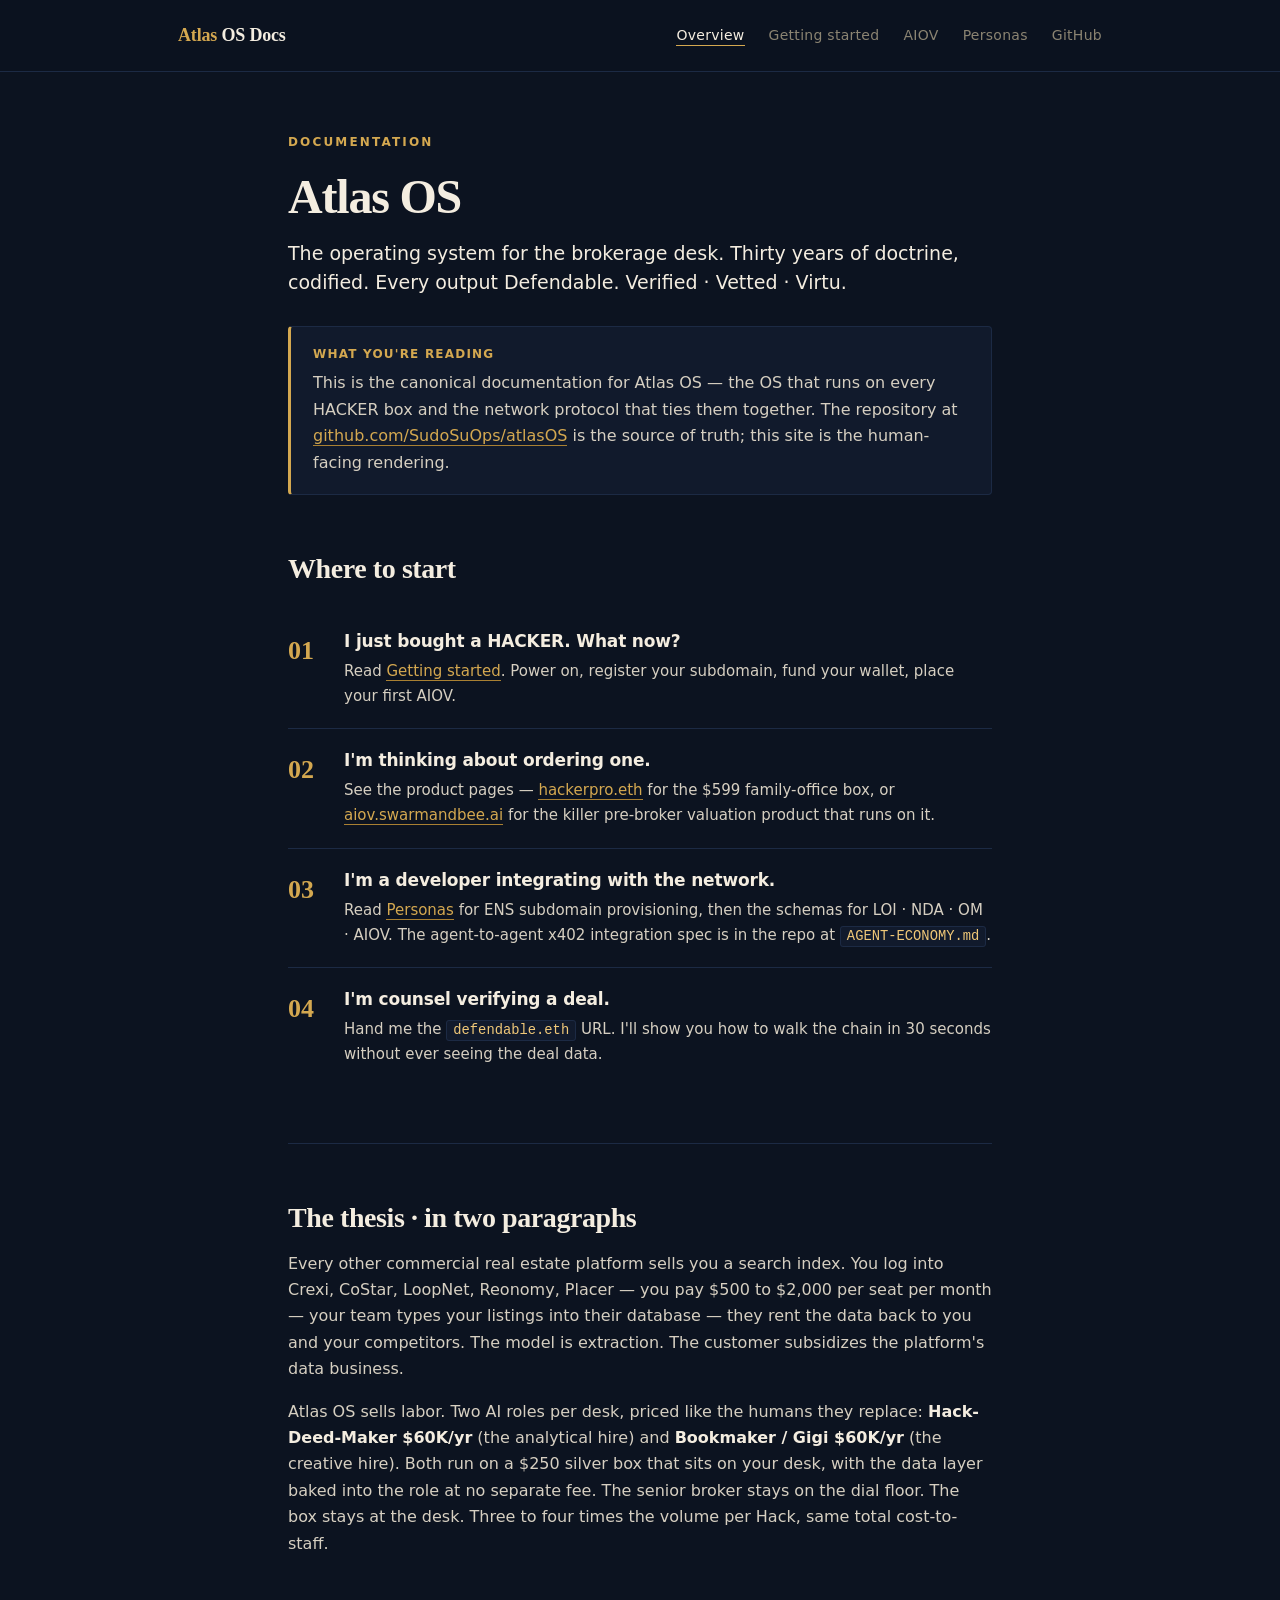
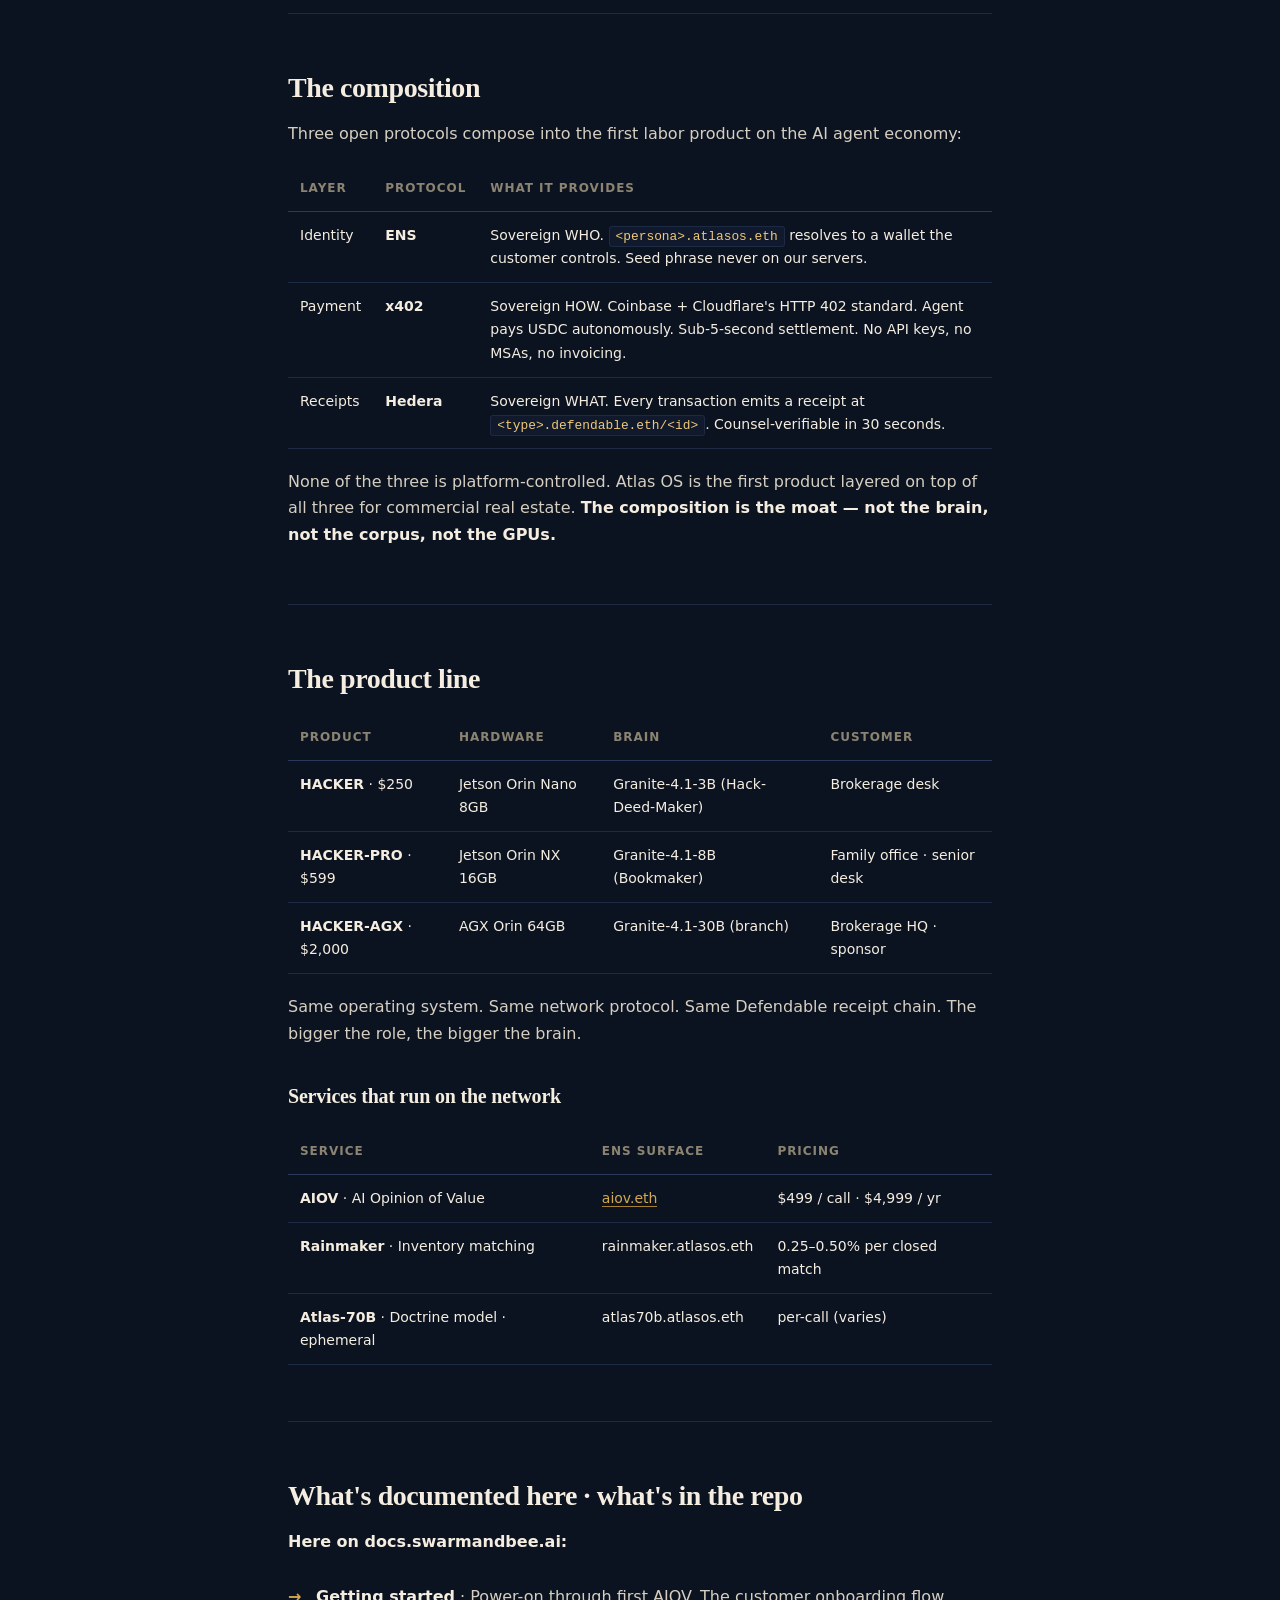
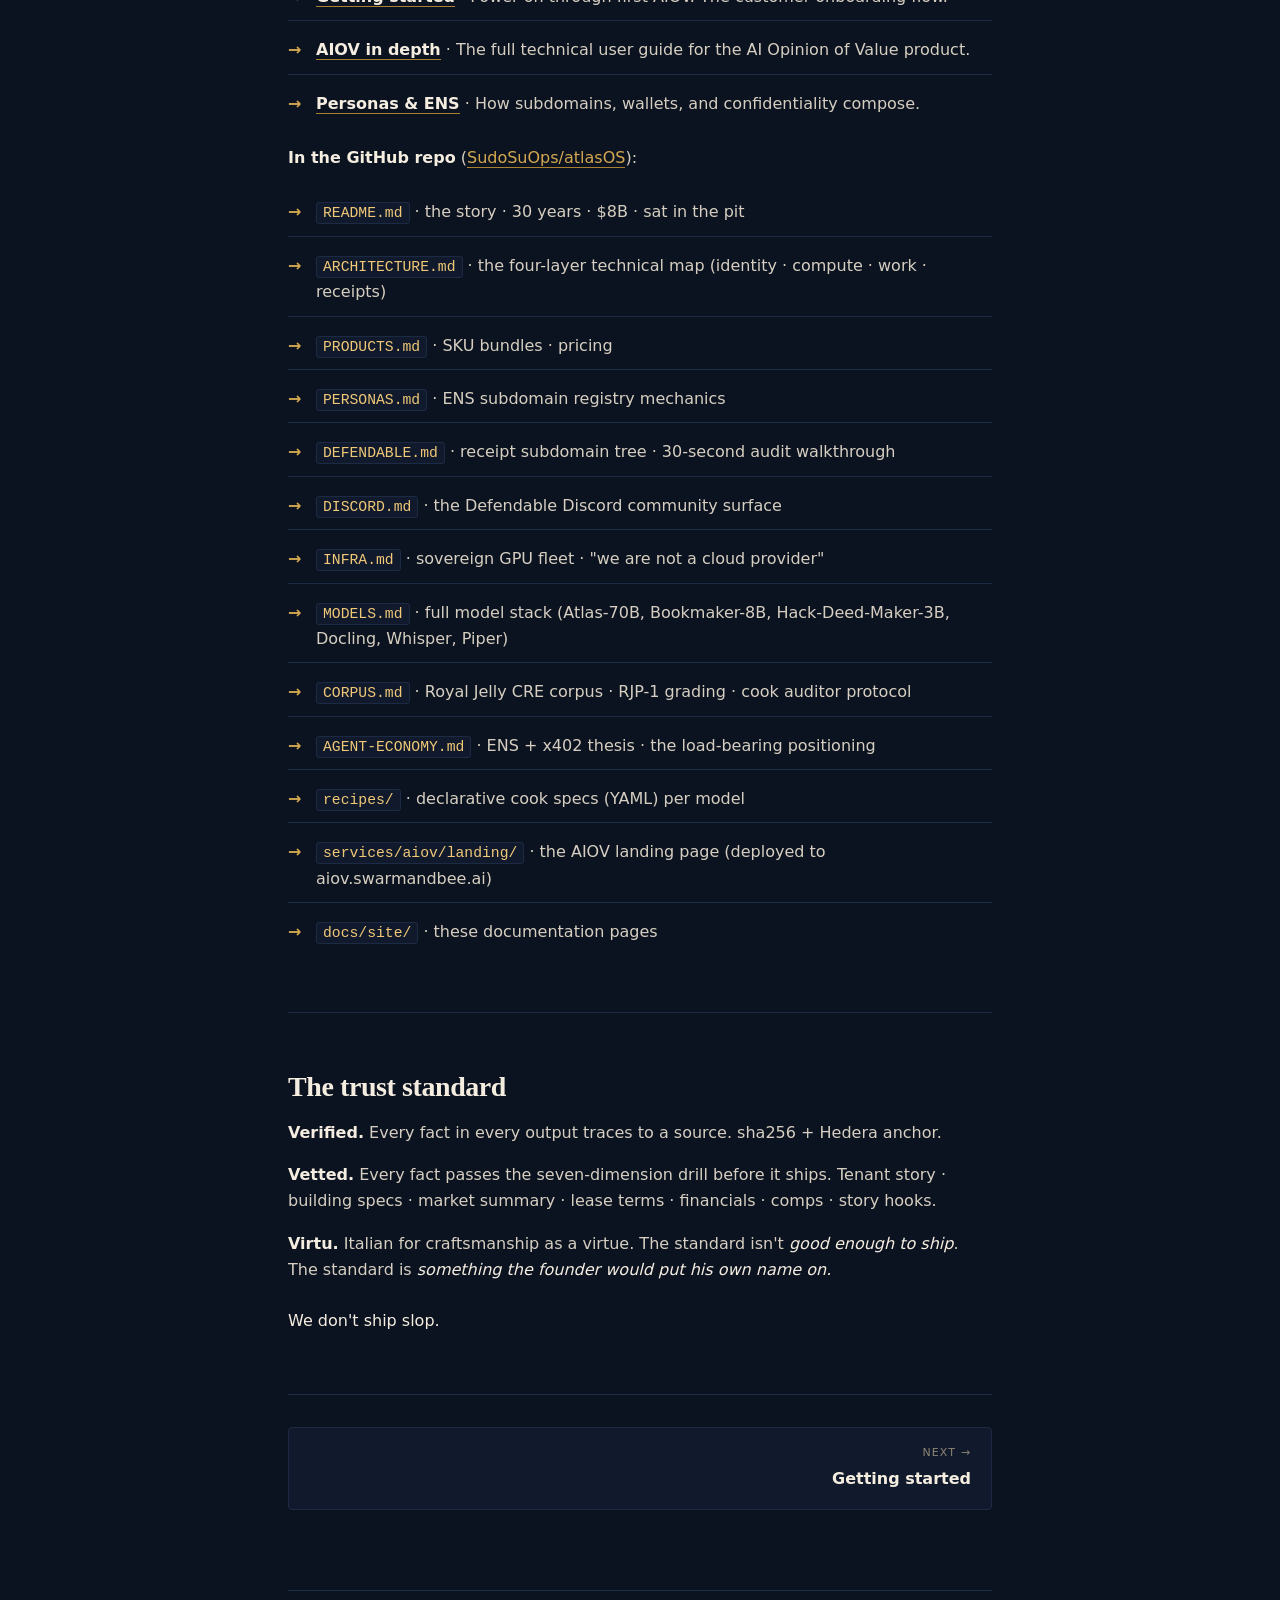
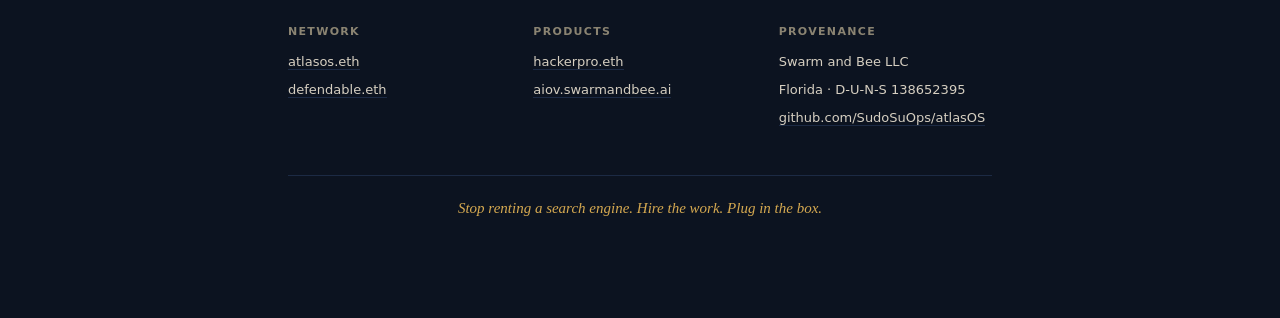
<file: docs/site/index.html>
<!doctype html>
<html lang="en">
<head>
<meta charset="utf-8">
<meta name="viewport" content="width=device-width,initial-scale=1">
<title>Atlas OS · Documentation</title>
<meta name="description" content="Atlas OS documentation. The operating system for the brokerage desk. Sovereign by composition. From Swarm and Bee LLC.">
<link rel="canonical" href="https://docs.swarmandbee.ai/">
<link rel="stylesheet" href="_shared.css">
</head>
<body>

<nav class="top">
  <div class="shell row">
    <a class="brand" href="./"><span class="accent">Atlas</span> OS Docs</a>
    <ul>
      <li><a class="link active" href="./">Overview</a></li>
      <li><a class="link" href="./getting-started.html">Getting started</a></li>
      <li><a class="link" href="./aiov.html">AIOV</a></li>
      <li><a class="link" href="./personas.html">Personas</a></li>
      <li><a class="link" href="https://github.com/SudoSuOps/atlasOS">GitHub</a></li>
    </ul>
  </div>
</nav>

<main>

<span class="eyebrow">Documentation</span>
<h1>Atlas OS</h1>
<p class="lead">The operating system for the brokerage desk. Thirty years of doctrine, codified. Every output Defendable. Verified · Vetted · Virtu.</p>

<div class="callout">
  <strong>What you're reading</strong>
  <p>This is the canonical documentation for Atlas OS — the OS that runs on every HACKER box and the network protocol that ties them together. The repository at <a href="https://github.com/SudoSuOps/atlasOS">github.com/SudoSuOps/atlasOS</a> is the source of truth; this site is the human-facing rendering.</p>
</div>

<h2>Where to start</h2>

<div class="steps">
  <div class="step">
    <h3>I just bought a HACKER. What now?</h3>
    <p>Read <a href="./getting-started.html">Getting started</a>. Power on, register your subdomain, fund your wallet, place your first AIOV.</p>
  </div>
  <div class="step">
    <h3>I'm thinking about ordering one.</h3>
    <p>See the product pages — <a href="https://hackerpro.eth.link">hackerpro.eth</a> for the $599 family-office box, or <a href="https://aiov.swarmandbee.ai">aiov.swarmandbee.ai</a> for the killer pre-broker valuation product that runs on it.</p>
  </div>
  <div class="step">
    <h3>I'm a developer integrating with the network.</h3>
    <p>Read <a href="./personas.html">Personas</a> for ENS subdomain provisioning, then the schemas for LOI · NDA · OM · AIOV. The agent-to-agent x402 integration spec is in the repo at <code>AGENT-ECONOMY.md</code>.</p>
  </div>
  <div class="step">
    <h3>I'm counsel verifying a deal.</h3>
    <p>Hand me the <code>defendable.eth</code> URL. I'll show you how to walk the chain in 30 seconds without ever seeing the deal data.</p>
  </div>
</div>

<hr class="rule">

<h2>The thesis · in two paragraphs</h2>

<p>Every other commercial real estate platform sells you a search index. You log into Crexi, CoStar, LoopNet, Reonomy, Placer — you pay $500 to $2,000 per seat per month — your team types your listings into their database — they rent the data back to you and your competitors. The model is extraction. The customer subsidizes the platform's data business.</p>

<p>Atlas OS sells labor. Two AI roles per desk, priced like the humans they replace: <strong>Hack-Deed-Maker $60K/yr</strong> (the analytical hire) and <strong>Bookmaker / Gigi $60K/yr</strong> (the creative hire). Both run on a $250 silver box that sits on your desk, with the data layer baked into the role at no separate fee. The senior broker stays on the dial floor. The box stays at the desk. Three to four times the volume per Hack, same total cost-to-staff.</p>

<hr class="rule">

<h2>The composition</h2>

<p>Three open protocols compose into the first labor product on the AI agent economy:</p>

<table>
  <thead><tr><th>Layer</th><th>Protocol</th><th>What it provides</th></tr></thead>
  <tbody>
    <tr><td>Identity</td><td><strong>ENS</strong></td><td>Sovereign WHO. <code>&lt;persona&gt;.atlasos.eth</code> resolves to a wallet the customer controls. Seed phrase never on our servers.</td></tr>
    <tr><td>Payment</td><td><strong>x402</strong></td><td>Sovereign HOW. Coinbase + Cloudflare's HTTP 402 standard. Agent pays USDC autonomously. Sub-5-second settlement. No API keys, no MSAs, no invoicing.</td></tr>
    <tr><td>Receipts</td><td><strong>Hedera</strong></td><td>Sovereign WHAT. Every transaction emits a receipt at <code>&lt;type&gt;.defendable.eth/&lt;id&gt;</code>. Counsel-verifiable in 30 seconds.</td></tr>
  </tbody>
</table>

<p>None of the three is platform-controlled. Atlas OS is the first product layered on top of all three for commercial real estate. <strong>The composition is the moat — not the brain, not the corpus, not the GPUs.</strong></p>

<hr class="rule">

<h2>The product line</h2>

<table>
  <thead><tr><th>Product</th><th>Hardware</th><th>Brain</th><th>Customer</th></tr></thead>
  <tbody>
    <tr><td><strong>HACKER</strong> · $250</td><td>Jetson Orin Nano 8GB</td><td>Granite-4.1-3B (Hack-Deed-Maker)</td><td>Brokerage desk</td></tr>
    <tr><td><strong>HACKER-PRO</strong> · $599</td><td>Jetson Orin NX 16GB</td><td>Granite-4.1-8B (Bookmaker)</td><td>Family office · senior desk</td></tr>
    <tr><td><strong>HACKER-AGX</strong> · $2,000</td><td>AGX Orin 64GB</td><td>Granite-4.1-30B (branch)</td><td>Brokerage HQ · sponsor</td></tr>
  </tbody>
</table>

<p>Same operating system. Same network protocol. Same Defendable receipt chain. The bigger the role, the bigger the brain.</p>

<h3>Services that run on the network</h3>

<table>
  <thead><tr><th>Service</th><th>ENS surface</th><th>Pricing</th></tr></thead>
  <tbody>
    <tr><td><strong>AIOV</strong> · AI Opinion of Value</td><td><a href="https://aiov.swarmandbee.ai">aiov.eth</a></td><td>$499 / call · $4,999 / yr</td></tr>
    <tr><td><strong>Rainmaker</strong> · Inventory matching</td><td>rainmaker.atlasos.eth</td><td>0.25–0.50% per closed match</td></tr>
    <tr><td><strong>Atlas-70B</strong> · Doctrine model · ephemeral</td><td>atlas70b.atlasos.eth</td><td>per-call (varies)</td></tr>
  </tbody>
</table>

<hr class="rule">

<h2>What's documented here · what's in the repo</h2>

<p><strong>Here on docs.swarmandbee.ai:</strong></p>
<ul class="discipline">
  <li><a href="./getting-started.html"><strong>Getting started</strong></a> · Power-on through first AIOV. The customer onboarding flow.</li>
  <li><a href="./aiov.html"><strong>AIOV in depth</strong></a> · The full technical user guide for the AI Opinion of Value product.</li>
  <li><a href="./personas.html"><strong>Personas &amp; ENS</strong></a> · How subdomains, wallets, and confidentiality compose.</li>
</ul>

<p><strong>In the GitHub repo</strong> (<a href="https://github.com/SudoSuOps/atlasOS">SudoSuOps/atlasOS</a>):</p>
<ul class="discipline">
  <li><code>README.md</code> · the story · 30 years · $8B · sat in the pit</li>
  <li><code>ARCHITECTURE.md</code> · the four-layer technical map (identity · compute · work · receipts)</li>
  <li><code>PRODUCTS.md</code> · SKU bundles · pricing</li>
  <li><code>PERSONAS.md</code> · ENS subdomain registry mechanics</li>
  <li><code>DEFENDABLE.md</code> · receipt subdomain tree · 30-second audit walkthrough</li>
  <li><code>DISCORD.md</code> · the Defendable Discord community surface</li>
  <li><code>INFRA.md</code> · sovereign GPU fleet · "we are not a cloud provider"</li>
  <li><code>MODELS.md</code> · full model stack (Atlas-70B, Bookmaker-8B, Hack-Deed-Maker-3B, Docling, Whisper, Piper)</li>
  <li><code>CORPUS.md</code> · Royal Jelly CRE corpus · RJP-1 grading · cook auditor protocol</li>
  <li><code>AGENT-ECONOMY.md</code> · ENS + x402 thesis · the load-bearing positioning</li>
  <li><code>recipes/</code> · declarative cook specs (YAML) per model</li>
  <li><code>services/aiov/landing/</code> · the AIOV landing page (deployed to aiov.swarmandbee.ai)</li>
  <li><code>docs/site/</code> · these documentation pages</li>
</ul>

<hr class="rule">

<h2>The trust standard</h2>

<p><strong>Verified.</strong> Every fact in every output traces to a source. sha256 + Hedera anchor.</p>
<p><strong>Vetted.</strong> Every fact passes the seven-dimension drill before it ships. Tenant story · building specs · market summary · lease terms · financials · comps · story hooks.</p>
<p><strong>Virtu.</strong> Italian for craftsmanship as a virtue. The standard isn't <em>good enough to ship</em>. The standard is <em>something the founder would put his own name on.</em></p>

<p style="margin-top:24px;color:var(--ink);">We don't ship slop.</p>

<div class="pager">
  <a class="next" href="./getting-started.html">
    <small>Next →</small>
    <strong>Getting started</strong>
  </a>
</div>

<footer>
  <div class="grid">
    <div>
      <h4>Network</h4>
      <ul>
        <li><a href="https://atlasos.eth.link">atlasos.eth</a></li>
        <li><a href="https://defendable.eth.link">defendable.eth</a></li>
      </ul>
    </div>
    <div>
      <h4>Products</h4>
      <ul>
        <li><a href="https://hackerpro.eth.link">hackerpro.eth</a></li>
        <li><a href="https://aiov.swarmandbee.ai">aiov.swarmandbee.ai</a></li>
      </ul>
    </div>
    <div>
      <h4>Provenance</h4>
      <ul>
        <li>Swarm and Bee LLC</li>
        <li>Florida · D-U-N-S 138652395</li>
        <li><a href="https://github.com/SudoSuOps/atlasOS">github.com/SudoSuOps/atlasOS</a></li>
      </ul>
    </div>
  </div>
  <p class="closing">Stop renting a search engine. Hire the work. Plug in the box.</p>
</footer>

</main>
</body>
</html>
</file>
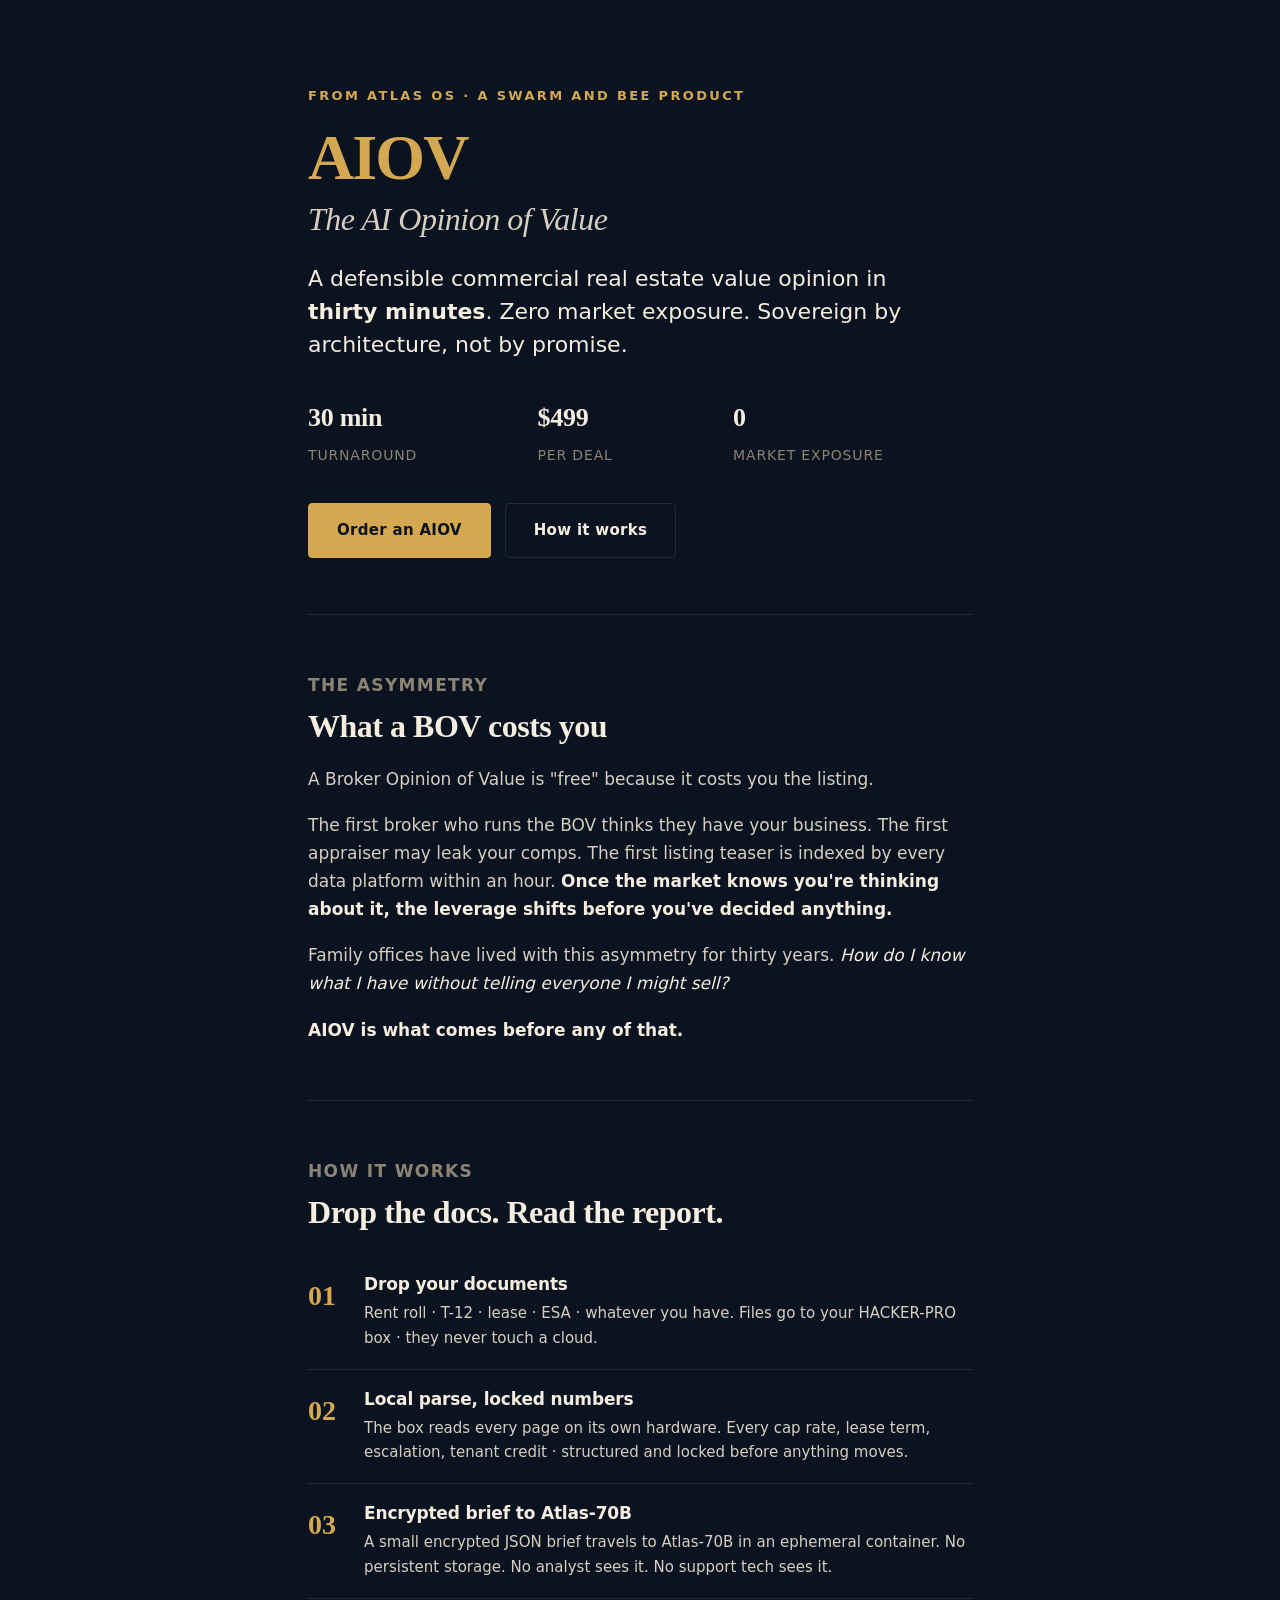
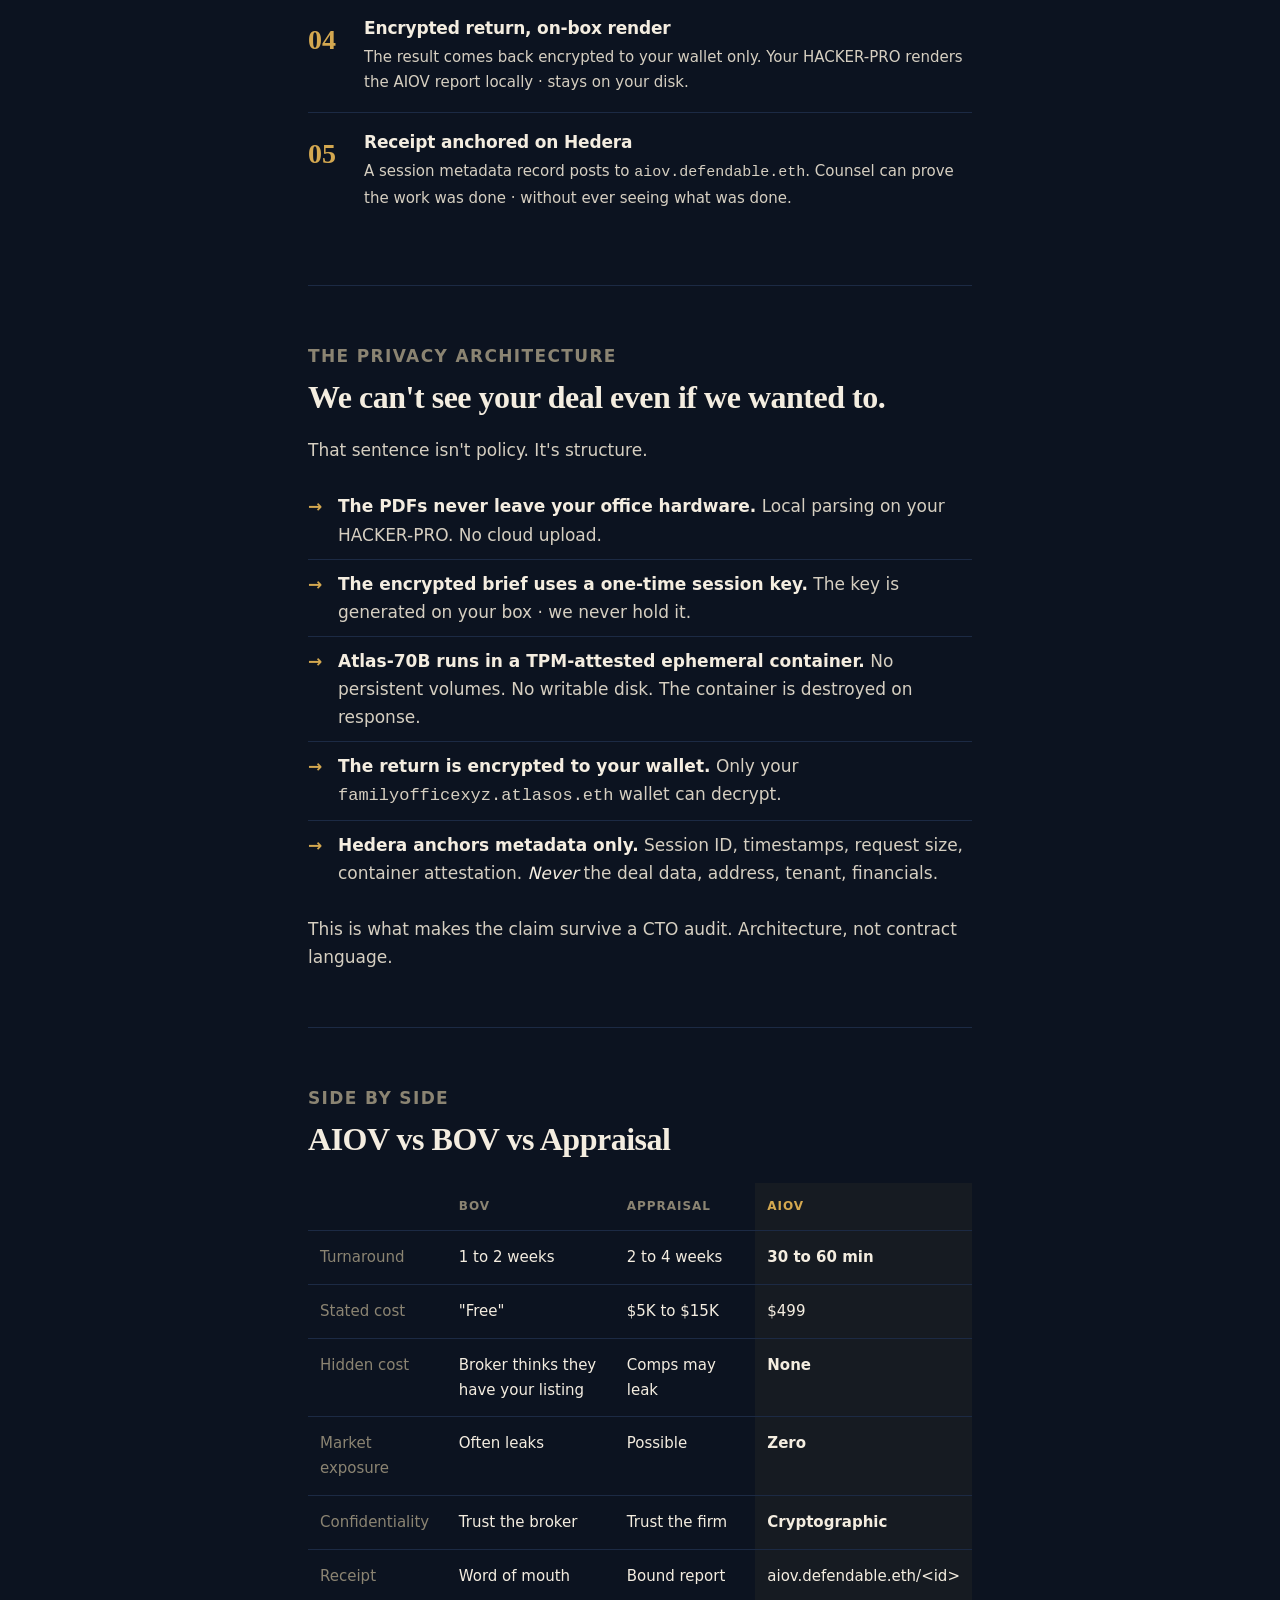
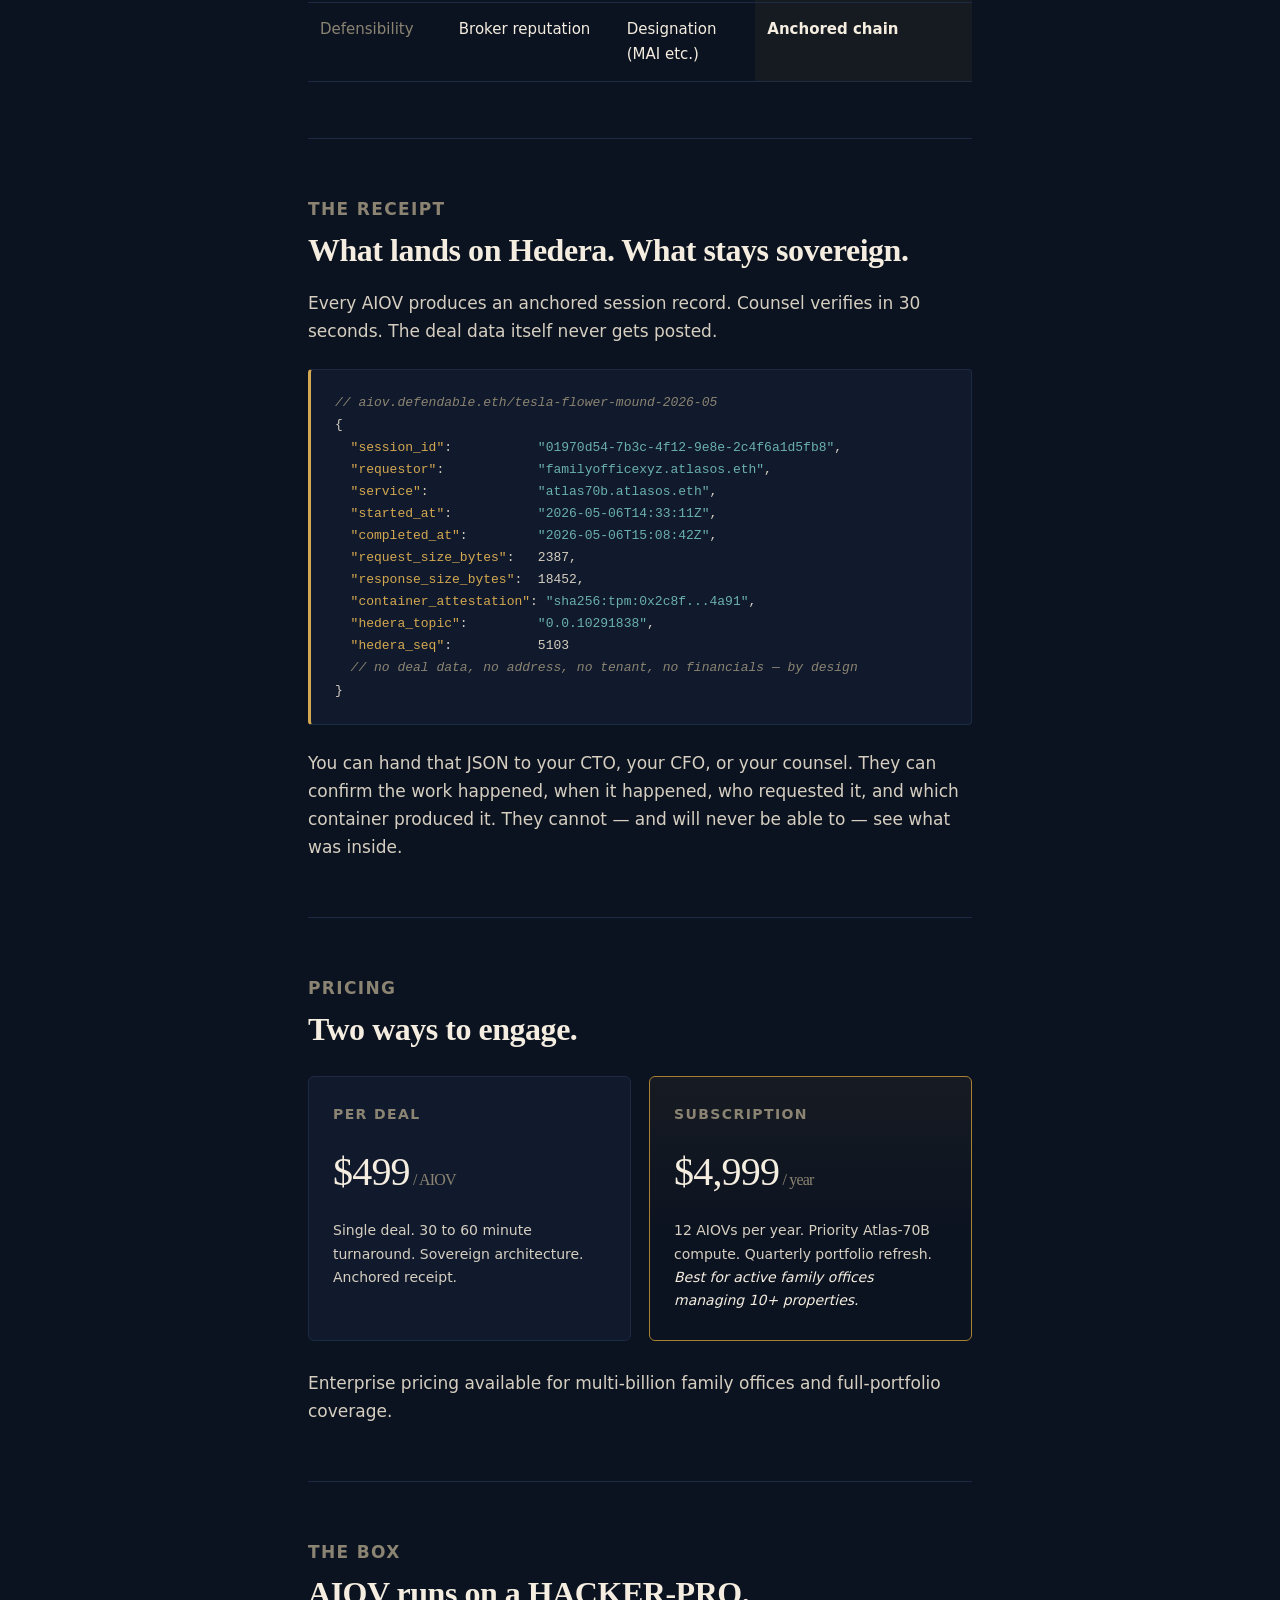
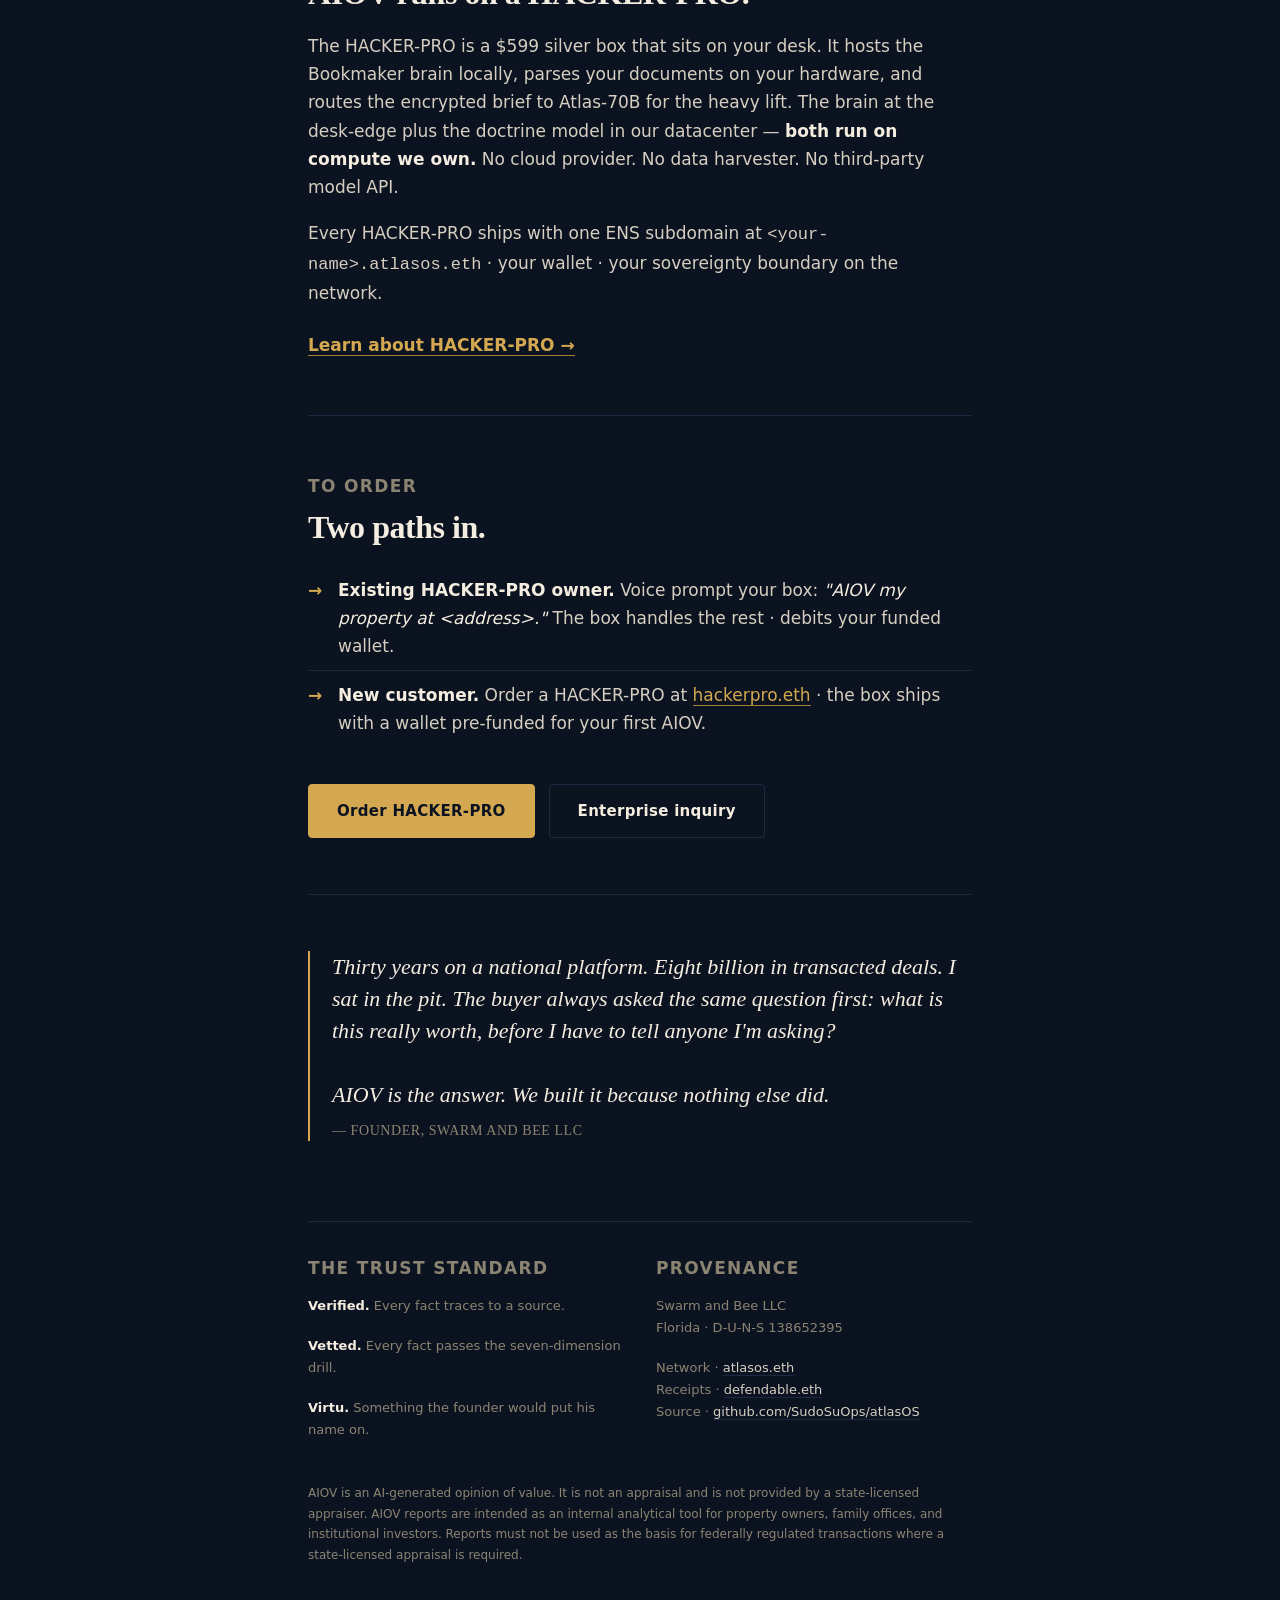
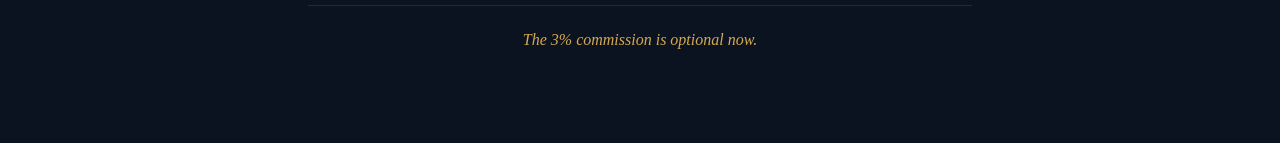
<file: services/aiov/landing/index.html>
<!doctype html>
<html lang="en">
<head>
<meta charset="utf-8">
<meta name="viewport" content="width=device-width,initial-scale=1">
<title>AIOV · The AI Opinion of Value</title>

<meta name="description" content="A defensible commercial real estate value opinion in 30 minutes. Zero market exposure. Sovereign by architecture, not by promise. $499 per deal. From Swarm and Bee LLC.">
<meta name="author" content="Swarm and Bee LLC">
<link rel="canonical" href="https://aiov.swarmandbee.ai/">

<meta property="og:title" content="AIOV · The AI Opinion of Value">
<meta property="og:description" content="Get a defensible value before you call a broker. 30 minutes. $499. Zero market exposure. We can't see your deal even if we wanted to.">
<meta property="og:url" content="https://aiov.swarmandbee.ai/">
<meta property="og:type" content="website">
<meta property="og:site_name" content="AIOV by Atlas OS">

<meta name="twitter:card" content="summary_large_image">
<meta name="twitter:title" content="AIOV · The AI Opinion of Value">
<meta name="twitter:description" content="A defensible CRE value opinion in 30 minutes. Sovereign by architecture.">

<script type="application/ld+json">
{
  "@context": "https://schema.org",
  "@type": "Service",
  "name": "AIOV — AI Opinion of Value",
  "description": "Defensible commercial real estate value opinion delivered in 30 minutes via sovereign, ephemeral inference. Zero market exposure. $499 per deal.",
  "provider": {
    "@type": "Organization",
    "name": "Swarm and Bee LLC",
    "alternateName": "Swarm & Bee",
    "url": "https://swarmandbee.ai",
    "identifier": "DUNS:138652395"
  },
  "areaServed": "United States",
  "audience": {
    "@type": "Audience",
    "audienceType": "Family Offices, Institutional Real Estate Buyers, Sponsors"
  },
  "offers": {
    "@type": "AggregateOffer",
    "priceCurrency": "USD",
    "lowPrice": "499",
    "highPrice": "4999",
    "offerCount": "2"
  }
}
</script>

<style>
  :root {
    --bg:        #0c1320;
    --bg-2:     #111a2c;
    --rule:     #1c2a44;
    --ink:       #f4ede0;
    --ink-2:     #d6cfc1;
    --ink-mute:  #8b8472;
    --accent:    #d4a850;
    --accent-2:  #a98032;
    --teal:      #6ab1ad;
  }
  *,*::before,*::after { box-sizing: border-box; }
  html { background: var(--bg); }
  body {
    margin: 0;
    background: var(--bg);
    color: var(--ink);
    font: 17px/1.65 -apple-system,BlinkMacSystemFont,"Segoe UI",Roboto,system-ui,sans-serif;
    -webkit-font-smoothing: antialiased;
    -moz-osx-font-smoothing: grayscale;
    text-rendering: optimizeLegibility;
  }
  .wrap { max-width: 720px; margin: 0 auto; padding: 56px 28px 80px; }
  hr.rule {
    border: 0;
    border-top: 1px solid var(--rule);
    margin: 56px 0;
  }
  h1, h2, h3, h4 {
    font-family: "Iowan Old Style","Palatino Linotype","Book Antiqua",Palatino,Georgia,serif;
    font-weight: 600;
    color: var(--ink);
    letter-spacing: -0.01em;
  }
  h1 { font-size: 64px; line-height: 1.05; margin: 0 0 8px; letter-spacing: -0.03em; }
  h2 { font-size: 32px; line-height: 1.2;  margin: 0 0 20px; letter-spacing: -0.015em; }
  h3 { font-size: 22px; line-height: 1.3;  margin: 0 0 12px; }
  h4 { font-size: 17px; font-family: -apple-system,system-ui,sans-serif; font-weight: 600; text-transform: uppercase; letter-spacing: 0.08em; color: var(--ink-mute); margin: 0 0 8px; }
  p  { margin: 0 0 18px; color: var(--ink-2); }
  strong { color: var(--ink); font-weight: 600; }
  em { color: var(--ink); font-style: italic; }
  a { color: var(--accent); text-decoration: none; border-bottom: 1px solid var(--accent-2); }
  a:hover { color: var(--ink); border-bottom-color: var(--ink); }
  blockquote {
    margin: 32px 0;
    padding: 0 0 0 22px;
    border-left: 2px solid var(--accent);
    font-family: "Iowan Old Style",Georgia,serif;
    font-style: italic;
    font-size: 22px;
    line-height: 1.45;
    color: var(--ink);
  }
  blockquote cite { display: block; margin-top: 10px; font-size: 14px; font-style: normal; color: var(--ink-mute); letter-spacing: 0.04em; text-transform: uppercase; }

  /* Hero */
  .hero { padding-top: 24px; }
  .eyebrow {
    display: inline-block;
    font-size: 13px;
    letter-spacing: 0.18em;
    text-transform: uppercase;
    color: var(--accent);
    margin-bottom: 18px;
    font-weight: 600;
  }
  .hero h1 .acronym { color: var(--accent); }
  .hero p.lead {
    font-size: 22px;
    line-height: 1.5;
    color: var(--ink);
    margin: 24px 0 0;
    max-width: 600px;
  }
  .hero .stats {
    margin-top: 36px;
    display: grid;
    grid-template-columns: repeat(3, auto);
    gap: 32px;
    color: var(--ink-mute);
    font-size: 14px;
    letter-spacing: 0.06em;
    text-transform: uppercase;
  }
  .hero .stats strong { display: block; color: var(--ink); font-family: "Iowan Old Style",Georgia,serif; font-size: 26px; letter-spacing: -0.01em; text-transform: none; margin-bottom: 4px; }

  /* Comparison table */
  table.compare {
    width: 100%;
    border-collapse: collapse;
    margin: 24px 0 8px;
    font-size: 15px;
  }
  table.compare th, table.compare td {
    text-align: left;
    padding: 14px 12px;
    border-bottom: 1px solid var(--rule);
    vertical-align: top;
  }
  table.compare th {
    font-family: -apple-system,system-ui,sans-serif;
    font-size: 12px;
    font-weight: 600;
    text-transform: uppercase;
    letter-spacing: 0.08em;
    color: var(--ink-mute);
  }
  table.compare th.aiov-col, table.compare td.aiov-col {
    background: rgba(212, 168, 80, 0.05);
  }
  table.compare th.aiov-col { color: var(--accent); }
  table.compare td:first-child { color: var(--ink-mute); }
  table.compare td.kill { color: var(--ink); font-weight: 600; }

  /* Receipt block */
  pre.receipt {
    background: var(--bg-2);
    border: 1px solid var(--rule);
    border-left: 3px solid var(--accent);
    padding: 22px 24px;
    border-radius: 4px;
    overflow-x: auto;
    font: 13px/1.7 ui-monospace,SFMono-Regular,Menlo,Monaco,"Cascadia Mono",Consolas,monospace;
    color: var(--ink-2);
    margin: 24px 0;
  }
  pre.receipt .key { color: var(--accent); }
  pre.receipt .str { color: var(--teal); }
  pre.receipt .com { color: var(--ink-mute); font-style: italic; }

  /* Pricing */
  .pricing { display: grid; grid-template-columns: 1fr 1fr; gap: 18px; margin: 28px 0; }
  .price-card {
    background: var(--bg-2);
    border: 1px solid var(--rule);
    border-radius: 6px;
    padding: 28px 24px;
  }
  .price-card.featured { border-color: var(--accent-2); background: linear-gradient(180deg, rgba(212,168,80,0.05), transparent 60%); }
  .price-card h3 { font-family: -apple-system,system-ui,sans-serif; font-size: 14px; text-transform: uppercase; letter-spacing: 0.1em; color: var(--ink-mute); font-weight: 600; margin-bottom: 16px; }
  .price-card .num { font-family: "Iowan Old Style",Georgia,serif; font-size: 40px; color: var(--ink); letter-spacing: -0.02em; }
  .price-card .num small { font-size: 16px; color: var(--ink-mute); font-weight: normal; }
  .price-card p { font-size: 14px; margin: 14px 0 0; color: var(--ink-2); }
  @media (max-width: 600px) {
    .pricing { grid-template-columns: 1fr; }
    .hero .stats { grid-template-columns: 1fr; gap: 18px; }
    h1 { font-size: 44px; }
    h2 { font-size: 26px; }
  }

  /* CTA */
  .cta-row {
    margin: 36px 0 8px;
    display: flex;
    flex-wrap: wrap;
    gap: 14px;
    align-items: center;
  }
  .btn {
    display: inline-block;
    padding: 14px 28px;
    border-radius: 4px;
    font-size: 15px;
    font-weight: 600;
    letter-spacing: 0.02em;
    text-decoration: none;
    border: 1px solid var(--accent-2);
    transition: all 0.15s;
  }
  .btn.primary { background: var(--accent); color: var(--bg); border-color: var(--accent); }
  .btn.primary:hover { background: #e3b85f; border-color: #e3b85f; }
  .btn.ghost { background: transparent; color: var(--ink); border-color: var(--rule); }
  .btn.ghost:hover { border-color: var(--accent); color: var(--accent); }

  /* Lists */
  ul.discipline { list-style: none; padding: 0; margin: 18px 0; }
  ul.discipline li {
    padding: 10px 0 10px 30px;
    position: relative;
    color: var(--ink-2);
    border-bottom: 1px solid var(--rule);
  }
  ul.discipline li:last-child { border-bottom: 0; }
  ul.discipline li::before {
    content: "→";
    position: absolute;
    left: 0;
    color: var(--accent);
    font-weight: 600;
  }
  ul.discipline li strong { color: var(--ink); }

  /* Step blocks */
  .steps { counter-reset: step; margin: 24px 0; }
  .step {
    counter-increment: step;
    padding: 18px 0 18px 56px;
    position: relative;
    border-bottom: 1px solid var(--rule);
  }
  .step:last-child { border-bottom: 0; }
  .step::before {
    content: counter(step, decimal-leading-zero);
    position: absolute;
    left: 0;
    top: 18px;
    font-family: "Iowan Old Style",Georgia,serif;
    font-size: 28px;
    color: var(--accent);
    font-weight: 600;
  }
  .step h3 { margin-bottom: 6px; font-size: 17px; font-family: -apple-system,system-ui,sans-serif; }
  .step p { margin: 0; font-size: 15px; color: var(--ink-2); }

  /* Footer */
  footer {
    margin-top: 80px;
    padding-top: 32px;
    border-top: 1px solid var(--rule);
    color: var(--ink-mute);
    font-size: 13px;
    line-height: 1.7;
  }
  footer .grid {
    display: grid;
    grid-template-columns: 1fr 1fr;
    gap: 32px;
    margin-bottom: 24px;
  }
  footer h4 { color: var(--ink-mute); margin-bottom: 12px; }
  footer p { color: var(--ink-mute); font-size: 13px; }
  footer a { color: var(--ink-2); border-bottom-color: var(--rule); }
  footer .closing {
    text-align: center;
    margin-top: 40px;
    padding-top: 20px;
    border-top: 1px solid var(--rule);
    font-family: "Iowan Old Style",Georgia,serif;
    font-style: italic;
    font-size: 16px;
    color: var(--accent);
  }
  @media (max-width: 600px) {
    footer .grid { grid-template-columns: 1fr; }
  }

  /* Selection */
  ::selection { background: var(--accent); color: var(--bg); }
</style>
</head>

<body>
<main class="wrap">

<section class="hero">
  <span class="eyebrow">From Atlas OS · A Swarm and Bee Product</span>
  <h1><span class="acronym">AIOV</span></h1>
  <h2 style="margin-top:0;color:var(--ink-2);font-weight:500;font-style:italic;">The AI Opinion of Value</h2>
  <p class="lead">A defensible commercial real estate value opinion in <strong>thirty minutes</strong>. Zero market exposure. Sovereign by architecture, not by promise.</p>
  <div class="stats">
    <div><strong>30 min</strong>turnaround</div>
    <div><strong>$499</strong>per deal</div>
    <div><strong>0</strong>market exposure</div>
  </div>
  <div class="cta-row">
    <a class="btn primary" href="#order">Order an AIOV</a>
    <a class="btn ghost" href="#how">How it works</a>
  </div>
</section>

<hr class="rule">

<section>
  <h4>The Asymmetry</h4>
  <h2>What a BOV costs you</h2>
  <p>A Broker Opinion of Value is "free" because it costs you the listing.</p>
  <p>The first broker who runs the BOV thinks they have your business. The first appraiser may leak your comps. The first listing teaser is indexed by every data platform within an hour. <strong>Once the market knows you're thinking about it, the leverage shifts before you've decided anything.</strong></p>
  <p>Family offices have lived with this asymmetry for thirty years. <em>How do I know what I have without telling everyone I might sell?</em></p>
  <p style="color:var(--ink);"><strong>AIOV is what comes before any of that.</strong></p>
</section>

<hr class="rule">

<section id="how">
  <h4>How it works</h4>
  <h2>Drop the docs. Read the report.</h2>

  <div class="steps">
    <div class="step">
      <h3>Drop your documents</h3>
      <p>Rent roll · T-12 · lease · ESA · whatever you have. Files go to your HACKER-PRO box · they never touch a cloud.</p>
    </div>
    <div class="step">
      <h3>Local parse, locked numbers</h3>
      <p>The box reads every page on its own hardware. Every cap rate, lease term, escalation, tenant credit · structured and locked before anything moves.</p>
    </div>
    <div class="step">
      <h3>Encrypted brief to Atlas-70B</h3>
      <p>A small encrypted JSON brief travels to Atlas-70B in an ephemeral container. No persistent storage. No analyst sees it. No support tech sees it.</p>
    </div>
    <div class="step">
      <h3>Encrypted return, on-box render</h3>
      <p>The result comes back encrypted to your wallet only. Your HACKER-PRO renders the AIOV report locally · stays on your disk.</p>
    </div>
    <div class="step">
      <h3>Receipt anchored on Hedera</h3>
      <p>A session metadata record posts to <code>aiov.defendable.eth</code>. Counsel can prove the work was done · without ever seeing what was done.</p>
    </div>
  </div>
</section>

<hr class="rule">

<section>
  <h4>The Privacy Architecture</h4>
  <h2>We can't see your deal even if we wanted to.</h2>
  <p>That sentence isn't policy. It's structure.</p>
  <ul class="discipline">
    <li><strong>The PDFs never leave your office hardware.</strong> Local parsing on your HACKER-PRO. No cloud upload.</li>
    <li><strong>The encrypted brief uses a one-time session key.</strong> The key is generated on your box · we never hold it.</li>
    <li><strong>Atlas-70B runs in a TPM-attested ephemeral container.</strong> No persistent volumes. No writable disk. The container is destroyed on response.</li>
    <li><strong>The return is encrypted to your wallet.</strong> Only your <code>familyofficexyz.atlasos.eth</code> wallet can decrypt.</li>
    <li><strong>Hedera anchors metadata only.</strong> Session ID, timestamps, request size, container attestation. <em>Never</em> the deal data, address, tenant, financials.</li>
  </ul>
  <p>This is what makes the claim survive a CTO audit. Architecture, not contract language.</p>
</section>

<hr class="rule">

<section>
  <h4>Side by side</h4>
  <h2>AIOV vs BOV vs Appraisal</h2>
  <table class="compare">
    <thead>
      <tr>
        <th></th>
        <th>BOV</th>
        <th>Appraisal</th>
        <th class="aiov-col">AIOV</th>
      </tr>
    </thead>
    <tbody>
      <tr>
        <td>Turnaround</td>
        <td>1 to 2 weeks</td>
        <td>2 to 4 weeks</td>
        <td class="aiov-col kill">30 to 60 min</td>
      </tr>
      <tr>
        <td>Stated cost</td>
        <td>"Free"</td>
        <td>$5K to $15K</td>
        <td class="aiov-col">$499</td>
      </tr>
      <tr>
        <td>Hidden cost</td>
        <td>Broker thinks they have your listing</td>
        <td>Comps may leak</td>
        <td class="aiov-col kill">None</td>
      </tr>
      <tr>
        <td>Market exposure</td>
        <td>Often leaks</td>
        <td>Possible</td>
        <td class="aiov-col kill">Zero</td>
      </tr>
      <tr>
        <td>Confidentiality</td>
        <td>Trust the broker</td>
        <td>Trust the firm</td>
        <td class="aiov-col kill">Cryptographic</td>
      </tr>
      <tr>
        <td>Receipt</td>
        <td>Word of mouth</td>
        <td>Bound report</td>
        <td class="aiov-col">aiov.defendable.eth/&lt;id&gt;</td>
      </tr>
      <tr>
        <td>Defensibility</td>
        <td>Broker reputation</td>
        <td>Designation (MAI etc.)</td>
        <td class="aiov-col kill">Anchored chain</td>
      </tr>
    </tbody>
  </table>
</section>

<hr class="rule">

<section>
  <h4>The Receipt</h4>
  <h2>What lands on Hedera. What stays sovereign.</h2>
  <p>Every AIOV produces an anchored session record. Counsel verifies in 30 seconds. The deal data itself never gets posted.</p>

  <pre class="receipt"><span class="com">// aiov.defendable.eth/tesla-flower-mound-2026-05</span>
{
  <span class="key">"session_id"</span>:           <span class="str">"01970d54-7b3c-4f12-9e8e-2c4f6a1d5fb8"</span>,
  <span class="key">"requestor"</span>:            <span class="str">"familyofficexyz.atlasos.eth"</span>,
  <span class="key">"service"</span>:              <span class="str">"atlas70b.atlasos.eth"</span>,
  <span class="key">"started_at"</span>:           <span class="str">"2026-05-06T14:33:11Z"</span>,
  <span class="key">"completed_at"</span>:         <span class="str">"2026-05-06T15:08:42Z"</span>,
  <span class="key">"request_size_bytes"</span>:   2387,
  <span class="key">"response_size_bytes"</span>:  18452,
  <span class="key">"container_attestation"</span>: <span class="str">"sha256:tpm:0x2c8f...4a91"</span>,
  <span class="key">"hedera_topic"</span>:         <span class="str">"0.0.10291838"</span>,
  <span class="key">"hedera_seq"</span>:           5103
  <span class="com">// no deal data, no address, no tenant, no financials — by design</span>
}</pre>

  <p>You can hand that JSON to your CTO, your CFO, or your counsel. They can confirm the work happened, when it happened, who requested it, and which container produced it. They cannot — and will never be able to — see what was inside.</p>
</section>

<hr class="rule">

<section id="pricing">
  <h4>Pricing</h4>
  <h2>Two ways to engage.</h2>
  <div class="pricing">
    <div class="price-card">
      <h3>Per Deal</h3>
      <div class="num">$499<small> / AIOV</small></div>
      <p>Single deal. 30 to 60 minute turnaround. Sovereign architecture. Anchored receipt.</p>
    </div>
    <div class="price-card featured">
      <h3>Subscription</h3>
      <div class="num">$4,999<small> / year</small></div>
      <p>12 AIOVs per year. Priority Atlas-70B compute. Quarterly portfolio refresh. <em>Best for active family offices managing 10+ properties.</em></p>
    </div>
  </div>
  <p>Enterprise pricing available for multi-billion family offices and full-portfolio coverage.</p>
</section>

<hr class="rule">

<section>
  <h4>The Box</h4>
  <h2>AIOV runs on a HACKER-PRO.</h2>
  <p>The HACKER-PRO is a $599 silver box that sits on your desk. It hosts the Bookmaker brain locally, parses your documents on your hardware, and routes the encrypted brief to Atlas-70B for the heavy lift. The brain at the desk-edge plus the doctrine model in our datacenter — <strong>both run on compute we own.</strong> No cloud provider. No data harvester. No third-party model API.</p>
  <p>Every HACKER-PRO ships with one ENS subdomain at <code>&lt;your-name&gt;.atlasos.eth</code> · your wallet · your sovereignty boundary on the network.</p>
  <p style="margin-top:24px;"><a href="https://hackerpro.eth.link" style="font-weight:600;">Learn about HACKER-PRO →</a></p>
</section>

<hr class="rule">

<section id="order">
  <h4>To order</h4>
  <h2>Two paths in.</h2>
  <ul class="discipline">
    <li><strong>Existing HACKER-PRO owner.</strong> Voice prompt your box: <em>"AIOV my property at &lt;address&gt;."</em> The box handles the rest · debits your funded wallet.</li>
    <li><strong>New customer.</strong> Order a HACKER-PRO at <a href="https://hackerpro.eth.link">hackerpro.eth</a> · the box ships with a wallet pre-funded for your first AIOV.</li>
  </ul>
  <div class="cta-row">
    <a class="btn primary" href="https://hackerpro.eth.link">Order HACKER-PRO</a>
    <a class="btn ghost" href="mailto:build@swarmandbee.ai?subject=AIOV%20%C2%B7%20enterprise%20inquiry">Enterprise inquiry</a>
  </div>
</section>

<hr class="rule">

<section>
  <blockquote>
    Thirty years on a national platform. Eight billion in transacted deals. I sat in the pit. The buyer always asked the same question first: <em>what is this really worth, before I have to tell anyone I'm asking?</em>
    <br><br>
    AIOV is the answer. We built it because nothing else did.
    <cite>— Founder, Swarm and Bee LLC</cite>
  </blockquote>
</section>

<footer>
  <div class="grid">
    <div>
      <h4>The trust standard</h4>
      <p><strong>Verified.</strong> Every fact traces to a source.</p>
      <p><strong>Vetted.</strong> Every fact passes the seven-dimension drill.</p>
      <p><strong>Virtu.</strong> Something the founder would put his name on.</p>
    </div>
    <div>
      <h4>Provenance</h4>
      <p>Swarm and Bee LLC<br>Florida · D-U-N-S 138652395</p>
      <p>Network · <a href="https://atlasos.eth.link">atlasos.eth</a><br>Receipts · <a href="https://defendable.eth.link">defendable.eth</a><br>Source · <a href="https://github.com/SudoSuOps/atlasOS">github.com/SudoSuOps/atlasOS</a></p>
    </div>
  </div>
  <p style="font-size:12px;color:var(--ink-mute);">AIOV is an AI-generated opinion of value. It is not an appraisal and is not provided by a state-licensed appraiser. AIOV reports are intended as an internal analytical tool for property owners, family offices, and institutional investors. Reports must not be used as the basis for federally regulated transactions where a state-licensed appraisal is required.</p>
  <p class="closing">The 3% commission is optional now.</p>
</footer>

</main>
</body>
</html>
</file>
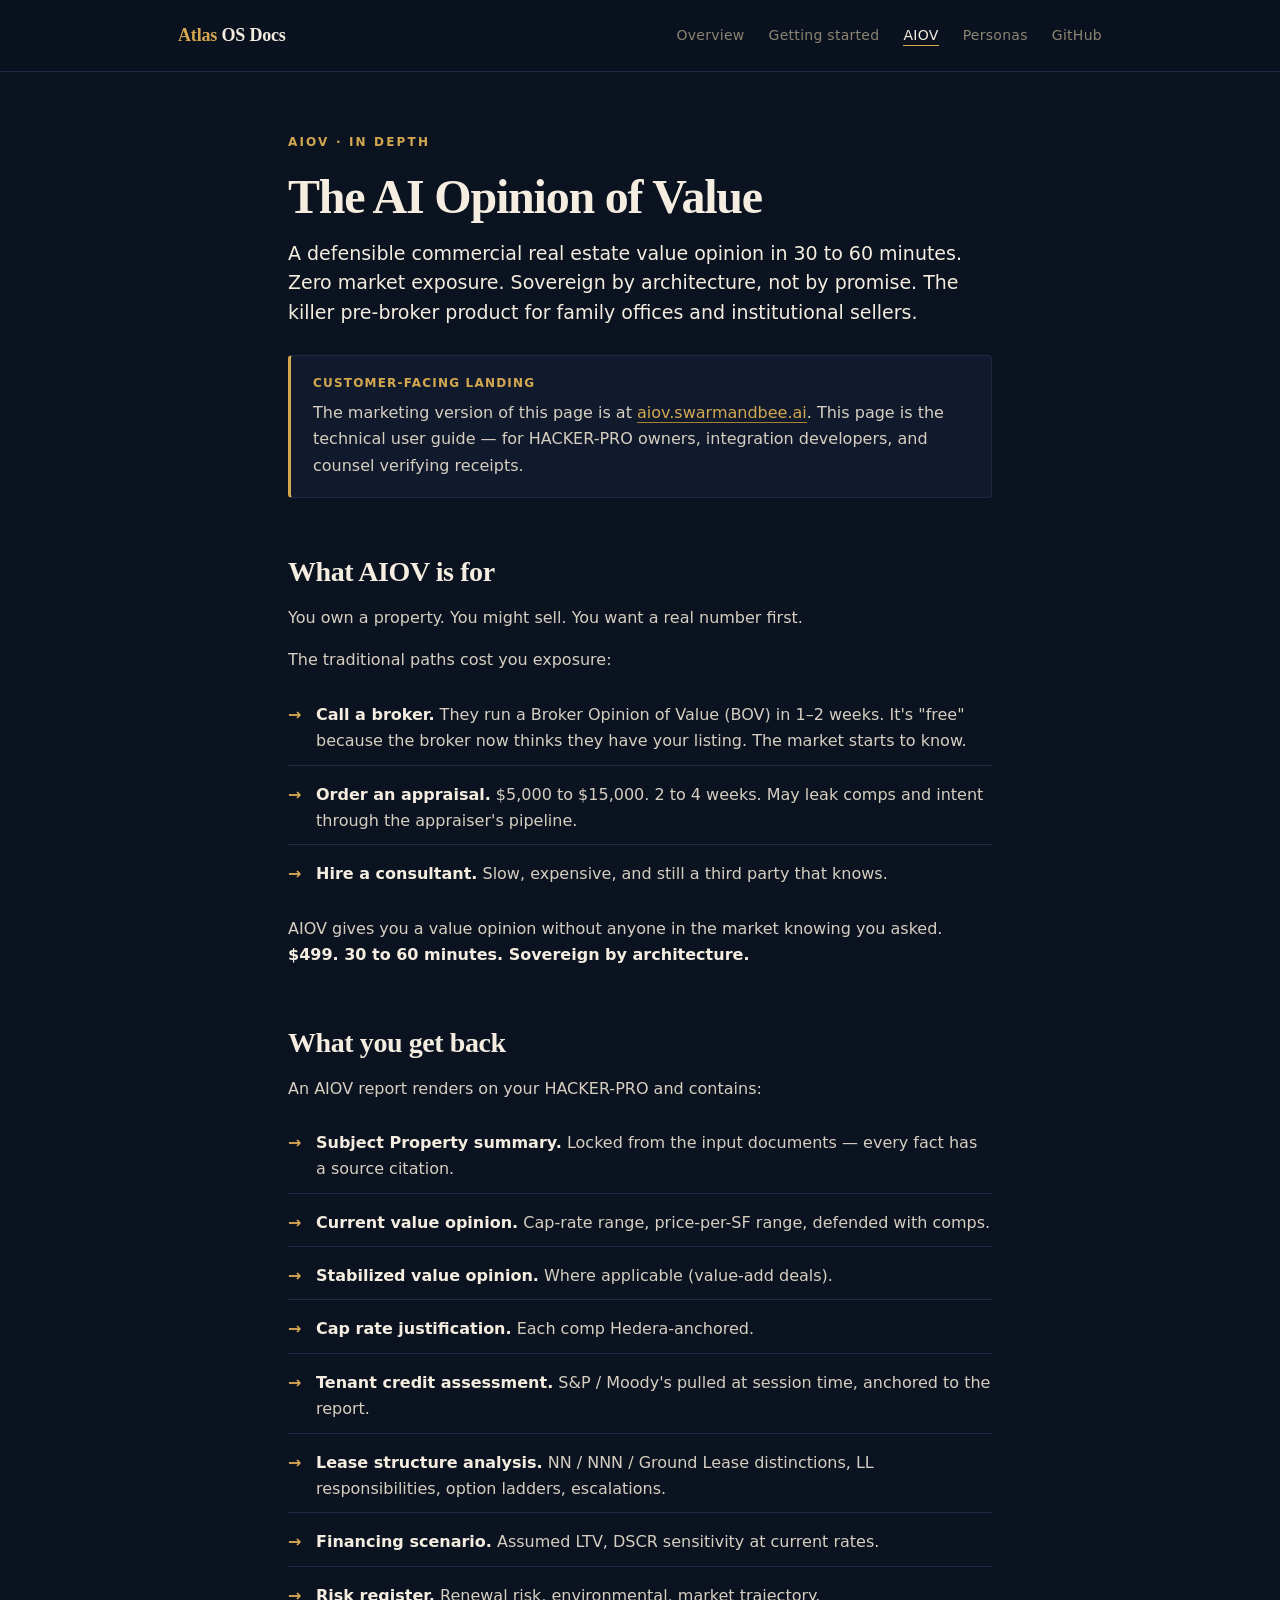
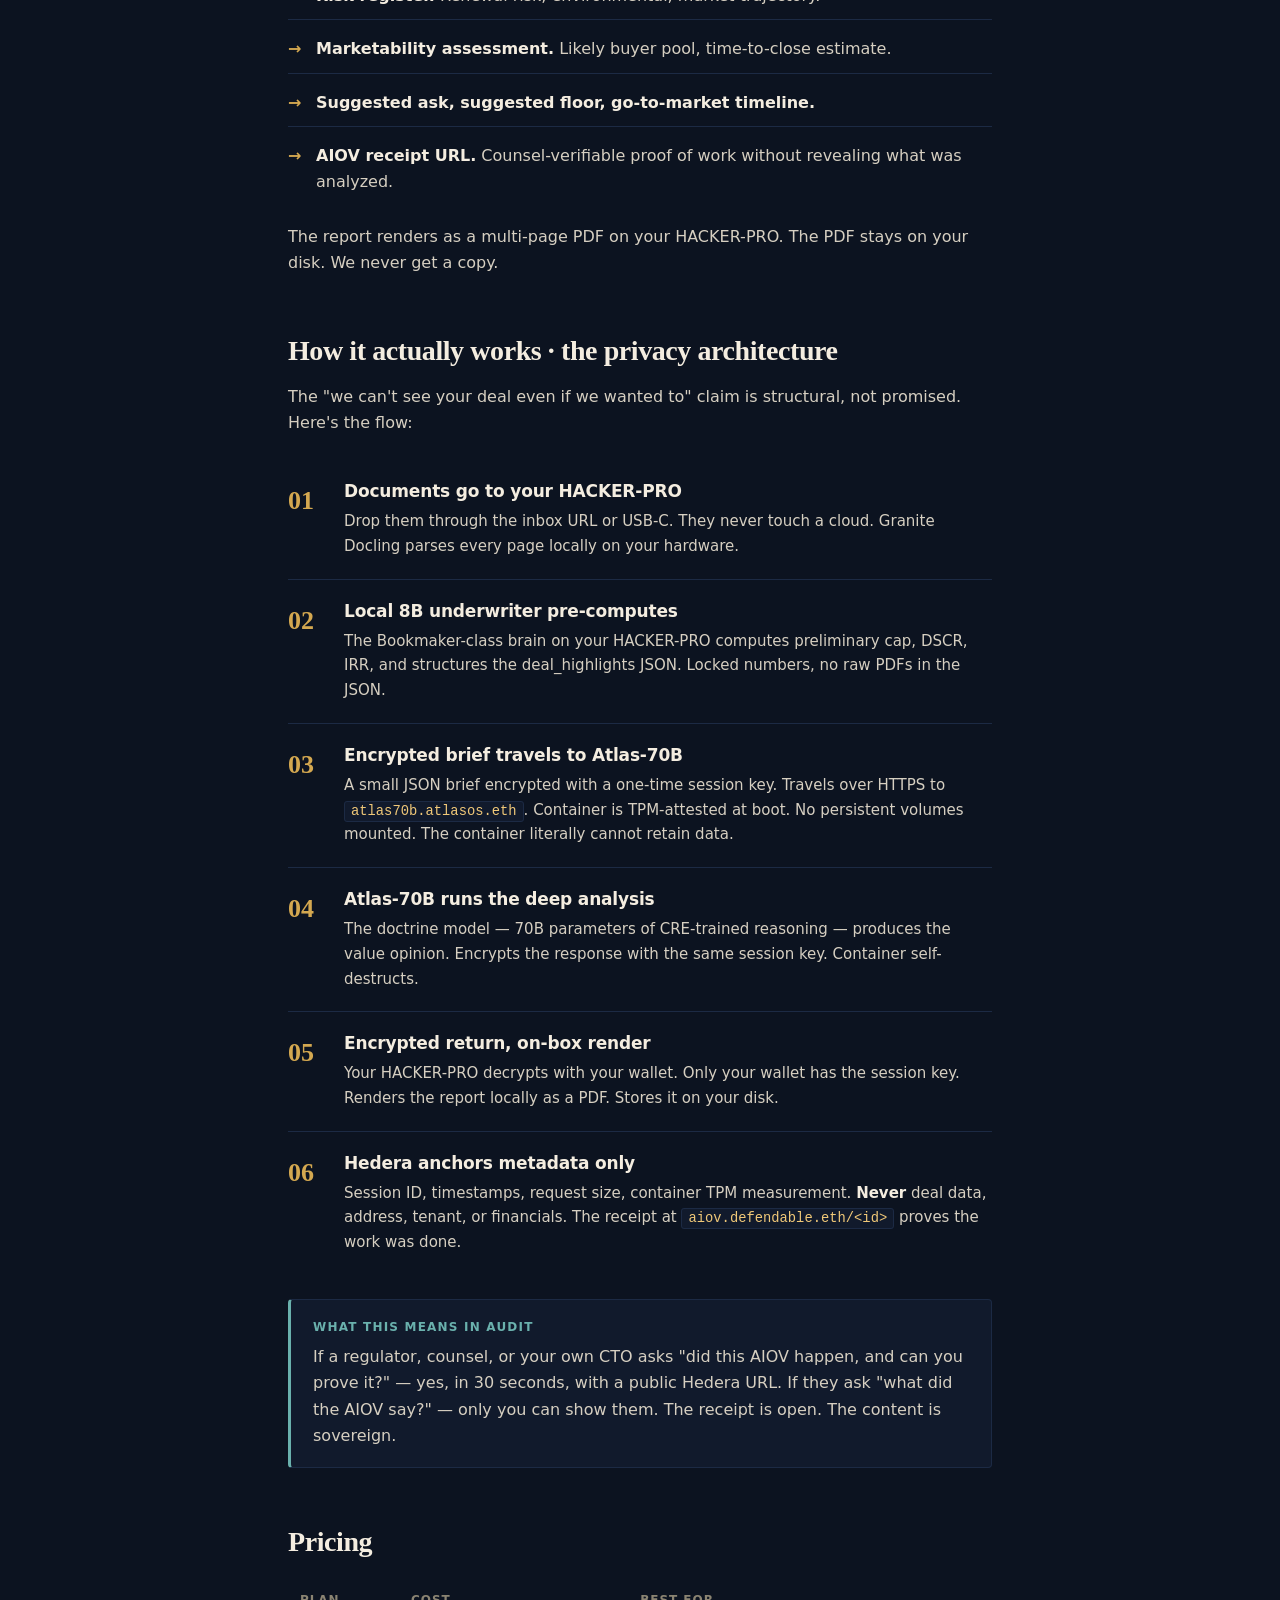
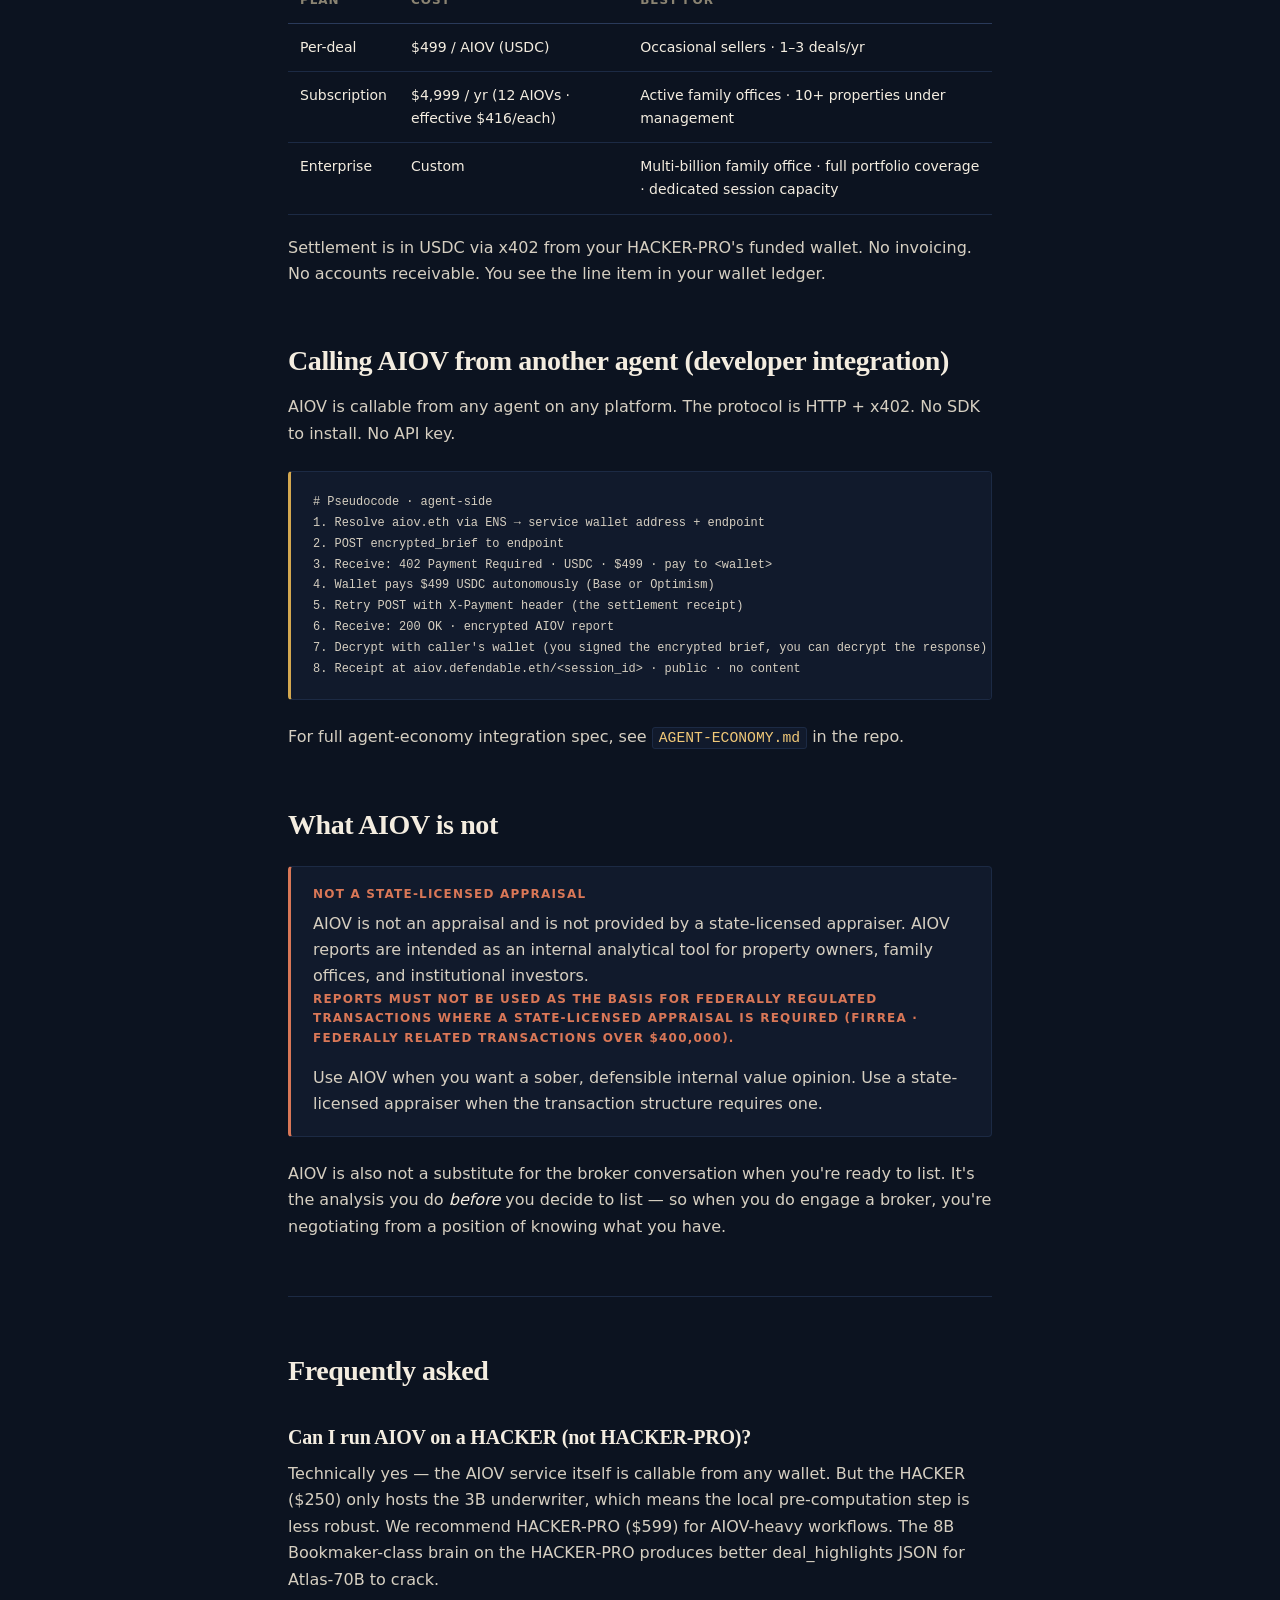
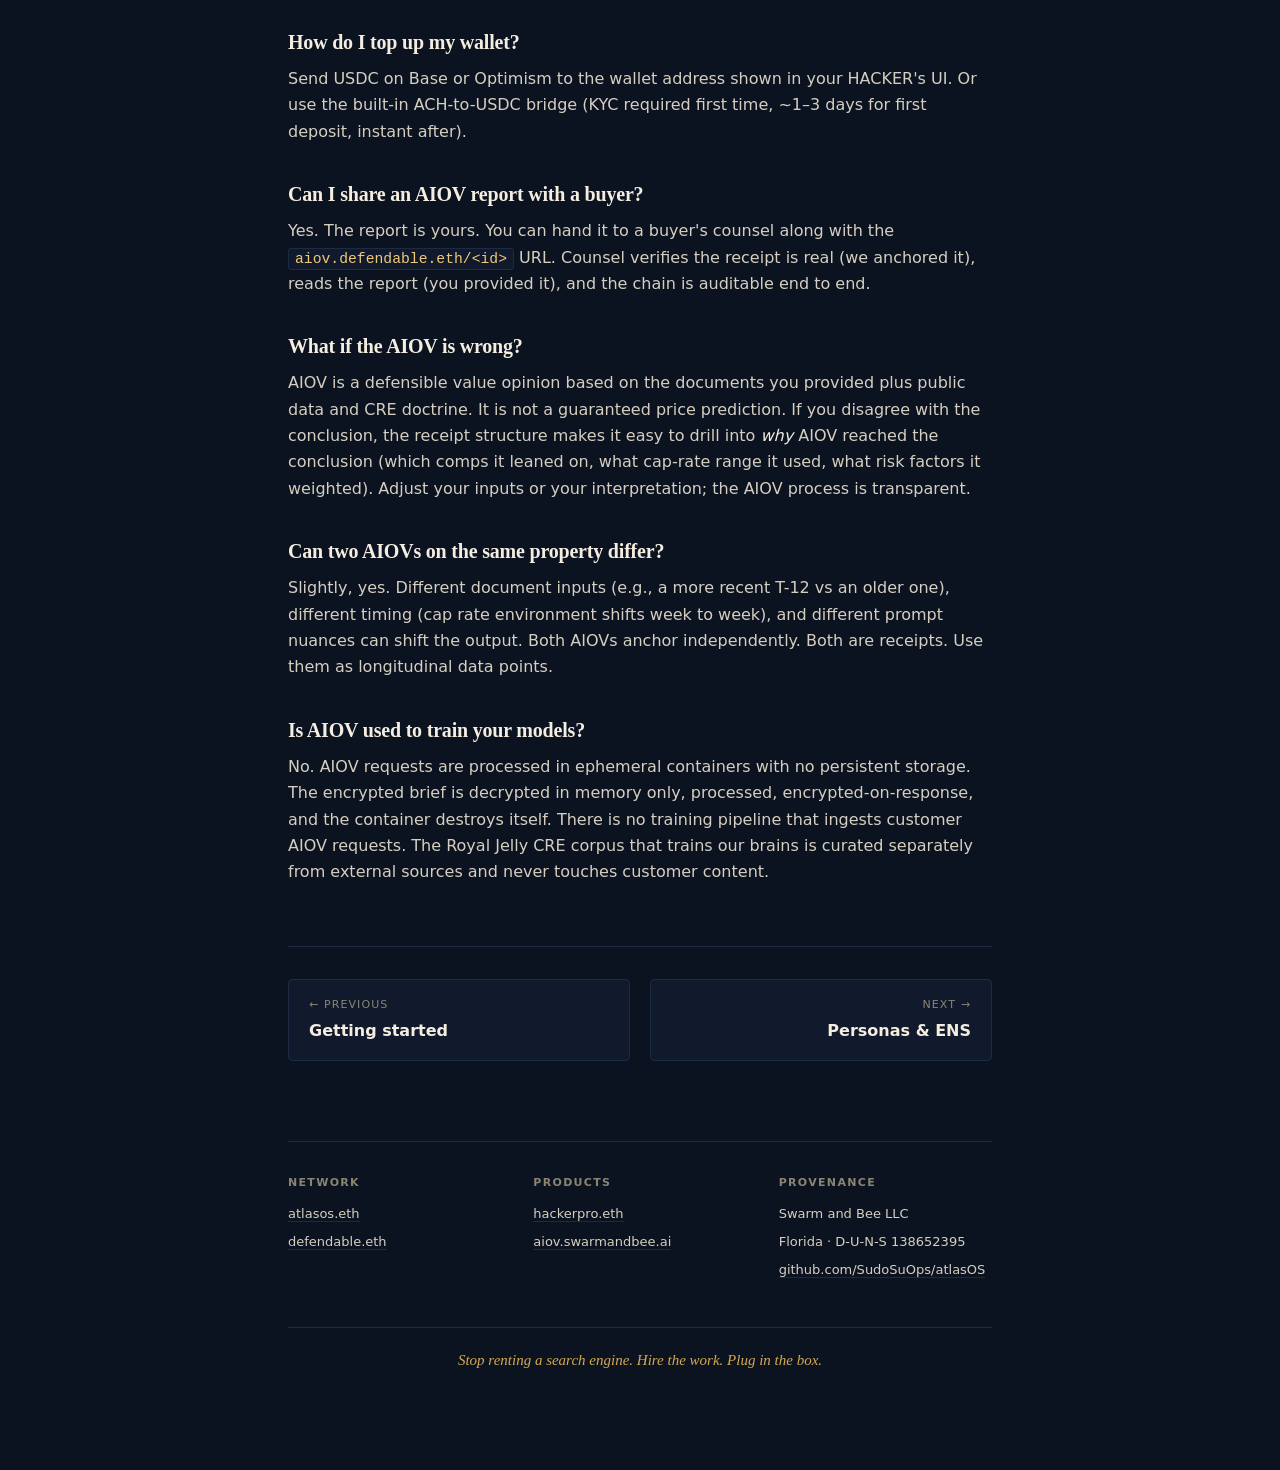
<file: docs/site/aiov.html>
<!doctype html>
<html lang="en">
<head>
<meta charset="utf-8">
<meta name="viewport" content="width=device-width,initial-scale=1">
<title>AIOV in depth · Atlas OS docs</title>
<meta name="description" content="The full technical user guide for AIOV — AI Opinion of Value. The killer pre-broker valuation product. Sovereign by architecture.">
<link rel="canonical" href="https://docs.swarmandbee.ai/aiov.html">
<link rel="stylesheet" href="_shared.css">
</head>
<body>

<nav class="top">
  <div class="shell row">
    <a class="brand" href="./"><span class="accent">Atlas</span> OS Docs</a>
    <ul>
      <li><a class="link" href="./">Overview</a></li>
      <li><a class="link" href="./getting-started.html">Getting started</a></li>
      <li><a class="link active" href="./aiov.html">AIOV</a></li>
      <li><a class="link" href="./personas.html">Personas</a></li>
      <li><a class="link" href="https://github.com/SudoSuOps/atlasOS">GitHub</a></li>
    </ul>
  </div>
</nav>

<main>

<span class="eyebrow">AIOV · in depth</span>
<h1>The AI Opinion of Value</h1>
<p class="lead">A defensible commercial real estate value opinion in 30 to 60 minutes. Zero market exposure. Sovereign by architecture, not by promise. The killer pre-broker product for family offices and institutional sellers.</p>

<div class="callout">
  <strong>Customer-facing landing</strong>
  <p>The marketing version of this page is at <a href="https://aiov.swarmandbee.ai">aiov.swarmandbee.ai</a>. This page is the technical user guide — for HACKER-PRO owners, integration developers, and counsel verifying receipts.</p>
</div>

<h2>What AIOV is for</h2>

<p>You own a property. You might sell. You want a real number first.</p>

<p>The traditional paths cost you exposure:</p>

<ul class="discipline">
  <li><strong>Call a broker.</strong> They run a Broker Opinion of Value (BOV) in 1–2 weeks. It's "free" because the broker now thinks they have your listing. The market starts to know.</li>
  <li><strong>Order an appraisal.</strong> $5,000 to $15,000. 2 to 4 weeks. May leak comps and intent through the appraiser's pipeline.</li>
  <li><strong>Hire a consultant.</strong> Slow, expensive, and still a third party that knows.</li>
</ul>

<p>AIOV gives you a value opinion without anyone in the market knowing you asked. <strong>$499. 30 to 60 minutes. Sovereign by architecture.</strong></p>

<h2>What you get back</h2>

<p>An AIOV report renders on your HACKER-PRO and contains:</p>

<ul class="discipline">
  <li><strong>Subject Property summary.</strong> Locked from the input documents — every fact has a source citation.</li>
  <li><strong>Current value opinion.</strong> Cap-rate range, price-per-SF range, defended with comps.</li>
  <li><strong>Stabilized value opinion.</strong> Where applicable (value-add deals).</li>
  <li><strong>Cap rate justification.</strong> Each comp Hedera-anchored.</li>
  <li><strong>Tenant credit assessment.</strong> S&amp;P / Moody's pulled at session time, anchored to the report.</li>
  <li><strong>Lease structure analysis.</strong> NN / NNN / Ground Lease distinctions, LL responsibilities, option ladders, escalations.</li>
  <li><strong>Financing scenario.</strong> Assumed LTV, DSCR sensitivity at current rates.</li>
  <li><strong>Risk register.</strong> Renewal risk, environmental, market trajectory.</li>
  <li><strong>Marketability assessment.</strong> Likely buyer pool, time-to-close estimate.</li>
  <li><strong>Suggested ask, suggested floor, go-to-market timeline.</strong></li>
  <li><strong>AIOV receipt URL.</strong> Counsel-verifiable proof of work without revealing what was analyzed.</li>
</ul>

<p>The report renders as a multi-page PDF on your HACKER-PRO. The PDF stays on your disk. We never get a copy.</p>

<h2>How it actually works · the privacy architecture</h2>

<p>The "we can't see your deal even if we wanted to" claim is structural, not promised. Here's the flow:</p>

<div class="steps">
  <div class="step">
    <h3>Documents go to your HACKER-PRO</h3>
    <p>Drop them through the inbox URL or USB-C. They never touch a cloud. Granite Docling parses every page locally on your hardware.</p>
  </div>
  <div class="step">
    <h3>Local 8B underwriter pre-computes</h3>
    <p>The Bookmaker-class brain on your HACKER-PRO computes preliminary cap, DSCR, IRR, and structures the deal_highlights JSON. Locked numbers, no raw PDFs in the JSON.</p>
  </div>
  <div class="step">
    <h3>Encrypted brief travels to Atlas-70B</h3>
    <p>A small JSON brief encrypted with a one-time session key. Travels over HTTPS to <code>atlas70b.atlasos.eth</code>. Container is TPM-attested at boot. No persistent volumes mounted. The container literally cannot retain data.</p>
  </div>
  <div class="step">
    <h3>Atlas-70B runs the deep analysis</h3>
    <p>The doctrine model — 70B parameters of CRE-trained reasoning — produces the value opinion. Encrypts the response with the same session key. Container self-destructs.</p>
  </div>
  <div class="step">
    <h3>Encrypted return, on-box render</h3>
    <p>Your HACKER-PRO decrypts with your wallet. Only your wallet has the session key. Renders the report locally as a PDF. Stores it on your disk.</p>
  </div>
  <div class="step">
    <h3>Hedera anchors metadata only</h3>
    <p>Session ID, timestamps, request size, container TPM measurement. <strong>Never</strong> deal data, address, tenant, or financials. The receipt at <code>aiov.defendable.eth/&lt;id&gt;</code> proves the work was done.</p>
  </div>
</div>

<div class="callout note">
  <strong>What this means in audit</strong>
  <p>If a regulator, counsel, or your own CTO asks "did this AIOV happen, and can you prove it?" — yes, in 30 seconds, with a public Hedera URL. If they ask "what did the AIOV say?" — only you can show them. The receipt is open. The content is sovereign.</p>
</div>

<h2>Pricing</h2>

<table>
  <thead><tr><th>Plan</th><th>Cost</th><th>Best for</th></tr></thead>
  <tbody>
    <tr><td>Per-deal</td><td>$499 / AIOV (USDC)</td><td>Occasional sellers · 1–3 deals/yr</td></tr>
    <tr><td>Subscription</td><td>$4,999 / yr (12 AIOVs · effective $416/each)</td><td>Active family offices · 10+ properties under management</td></tr>
    <tr><td>Enterprise</td><td>Custom</td><td>Multi-billion family office · full portfolio coverage · dedicated session capacity</td></tr>
  </tbody>
</table>

<p>Settlement is in USDC via x402 from your HACKER-PRO's funded wallet. No invoicing. No accounts receivable. You see the line item in your wallet ledger.</p>

<h2>Calling AIOV from another agent (developer integration)</h2>

<p>AIOV is callable from any agent on any platform. The protocol is HTTP + x402. No SDK to install. No API key.</p>

<pre><code># Pseudocode · agent-side
1. Resolve aiov.eth via ENS → service wallet address + endpoint
2. POST encrypted_brief to endpoint
3. Receive: 402 Payment Required · USDC · $499 · pay to &lt;wallet&gt;
4. Wallet pays $499 USDC autonomously (Base or Optimism)
5. Retry POST with X-Payment header (the settlement receipt)
6. Receive: 200 OK · encrypted AIOV report
7. Decrypt with caller's wallet (you signed the encrypted brief, you can decrypt the response)
8. Receipt at aiov.defendable.eth/&lt;session_id&gt; · public · no content</code></pre>

<p>For full agent-economy integration spec, see <a href="https://github.com/SudoSuOps/atlasOS/blob/main/AGENT-ECONOMY.md"><code>AGENT-ECONOMY.md</code></a> in the repo.</p>

<h2>What AIOV is not</h2>

<div class="callout warn">
  <strong>Not a state-licensed appraisal</strong>
  <p>AIOV is not an appraisal and is not provided by a state-licensed appraiser. AIOV reports are intended as an internal analytical tool for property owners, family offices, and institutional investors. <strong>Reports must not be used as the basis for federally regulated transactions where a state-licensed appraisal is required (FIRREA · federally related transactions over $400,000).</strong></p>
  <p>Use AIOV when you want a sober, defensible internal value opinion. Use a state-licensed appraiser when the transaction structure requires one.</p>
</div>

<p>AIOV is also not a substitute for the broker conversation when you're ready to list. It's the analysis you do <em>before</em> you decide to list — so when you do engage a broker, you're negotiating from a position of knowing what you have.</p>

<hr class="rule">

<h2>Frequently asked</h2>

<h3>Can I run AIOV on a HACKER (not HACKER-PRO)?</h3>
<p>Technically yes — the AIOV service itself is callable from any wallet. But the HACKER ($250) only hosts the 3B underwriter, which means the local pre-computation step is less robust. We recommend HACKER-PRO ($599) for AIOV-heavy workflows. The 8B Bookmaker-class brain on the HACKER-PRO produces better deal_highlights JSON for Atlas-70B to crack.</p>

<h3>How do I top up my wallet?</h3>
<p>Send USDC on Base or Optimism to the wallet address shown in your HACKER's UI. Or use the built-in ACH-to-USDC bridge (KYC required first time, ~1–3 days for first deposit, instant after).</p>

<h3>Can I share an AIOV report with a buyer?</h3>
<p>Yes. The report is yours. You can hand it to a buyer's counsel along with the <code>aiov.defendable.eth/&lt;id&gt;</code> URL. Counsel verifies the receipt is real (we anchored it), reads the report (you provided it), and the chain is auditable end to end.</p>

<h3>What if the AIOV is wrong?</h3>
<p>AIOV is a defensible value opinion based on the documents you provided plus public data and CRE doctrine. It is not a guaranteed price prediction. If you disagree with the conclusion, the receipt structure makes it easy to drill into <em>why</em> AIOV reached the conclusion (which comps it leaned on, what cap-rate range it used, what risk factors it weighted). Adjust your inputs or your interpretation; the AIOV process is transparent.</p>

<h3>Can two AIOVs on the same property differ?</h3>
<p>Slightly, yes. Different document inputs (e.g., a more recent T-12 vs an older one), different timing (cap rate environment shifts week to week), and different prompt nuances can shift the output. Both AIOVs anchor independently. Both are receipts. Use them as longitudinal data points.</p>

<h3>Is AIOV used to train your models?</h3>
<p>No. AIOV requests are processed in ephemeral containers with no persistent storage. The encrypted brief is decrypted in memory only, processed, encrypted-on-response, and the container destroys itself. There is no training pipeline that ingests customer AIOV requests. The Royal Jelly CRE corpus that trains our brains is curated separately from external sources and never touches customer content.</p>

<div class="pager">
  <a class="prev" href="./getting-started.html">
    <small>← Previous</small>
    <strong>Getting started</strong>
  </a>
  <a class="next" href="./personas.html">
    <small>Next →</small>
    <strong>Personas &amp; ENS</strong>
  </a>
</div>

<footer>
  <div class="grid">
    <div>
      <h4>Network</h4>
      <ul>
        <li><a href="https://atlasos.eth.link">atlasos.eth</a></li>
        <li><a href="https://defendable.eth.link">defendable.eth</a></li>
      </ul>
    </div>
    <div>
      <h4>Products</h4>
      <ul>
        <li><a href="https://hackerpro.eth.link">hackerpro.eth</a></li>
        <li><a href="https://aiov.swarmandbee.ai">aiov.swarmandbee.ai</a></li>
      </ul>
    </div>
    <div>
      <h4>Provenance</h4>
      <ul>
        <li>Swarm and Bee LLC</li>
        <li>Florida · D-U-N-S 138652395</li>
        <li><a href="https://github.com/SudoSuOps/atlasOS">github.com/SudoSuOps/atlasOS</a></li>
      </ul>
    </div>
  </div>
  <p class="closing">Stop renting a search engine. Hire the work. Plug in the box.</p>
</footer>

</main>
</body>
</html>
</file>
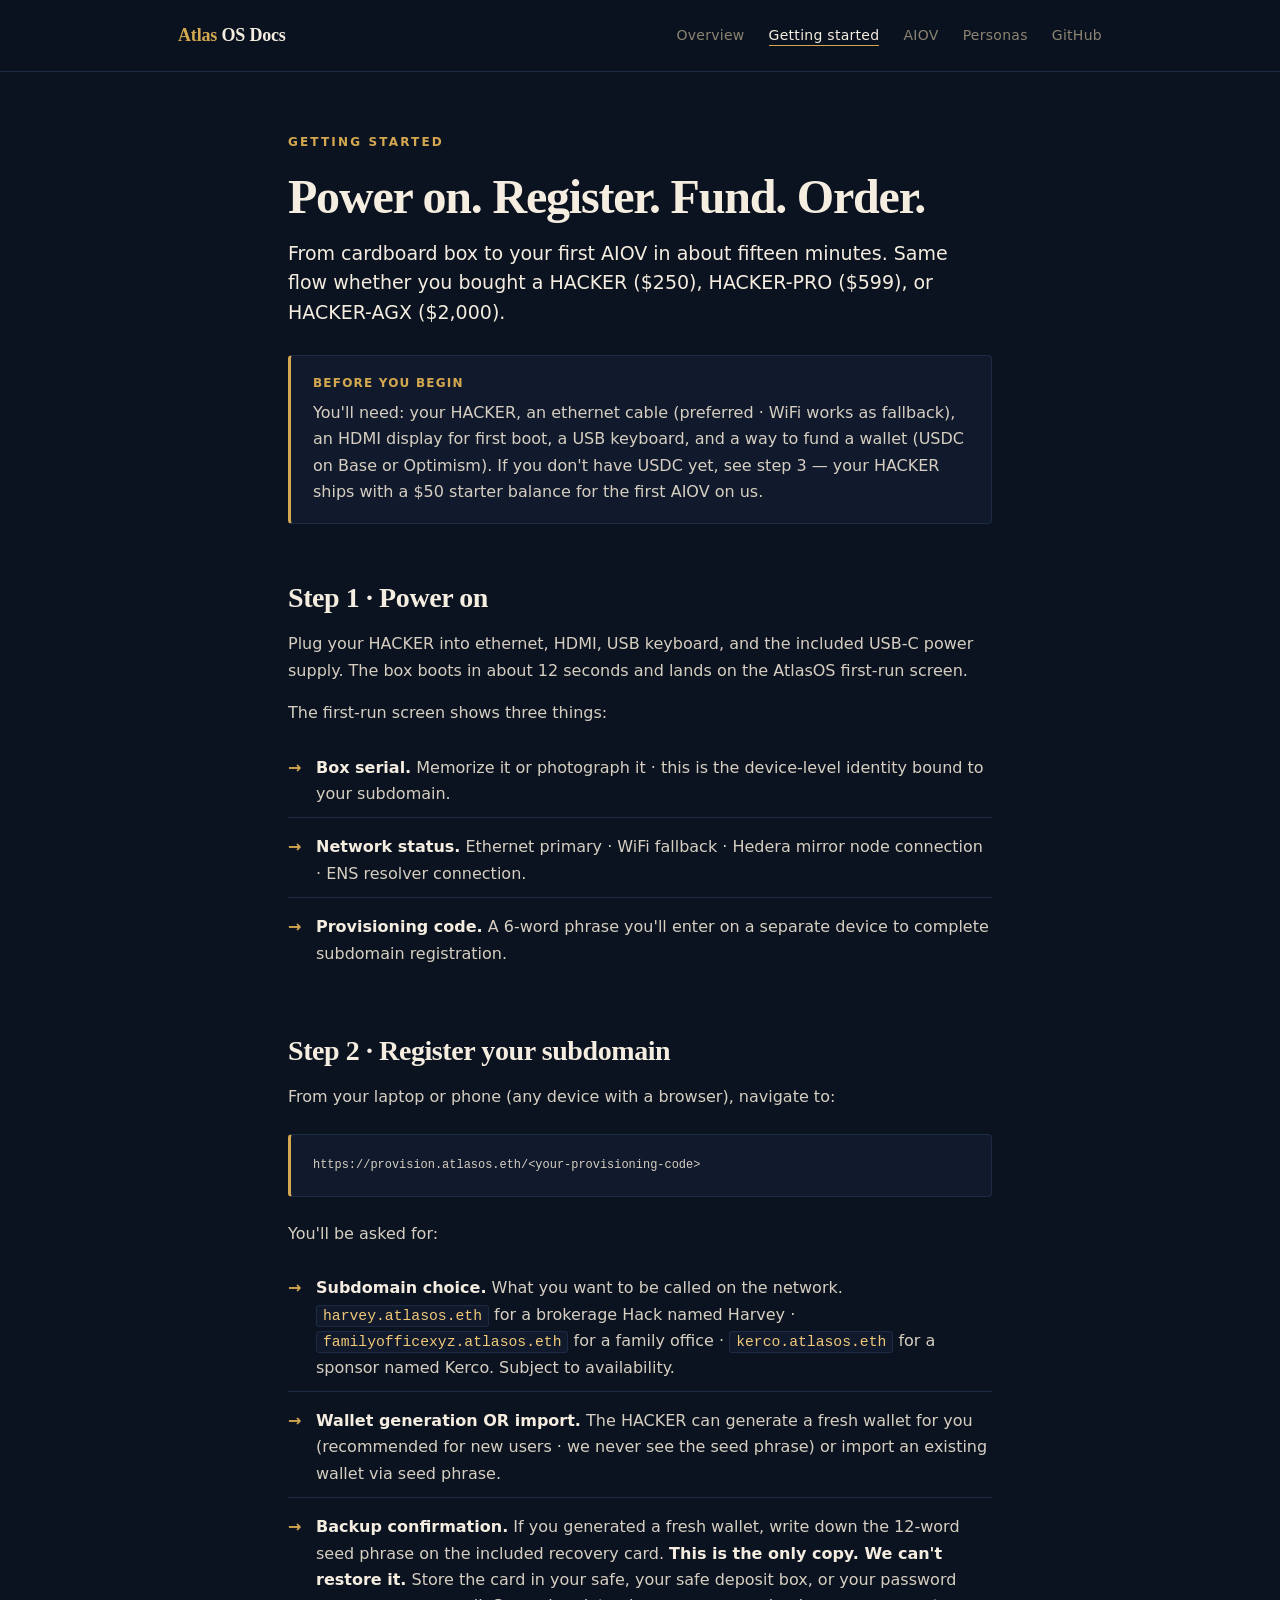
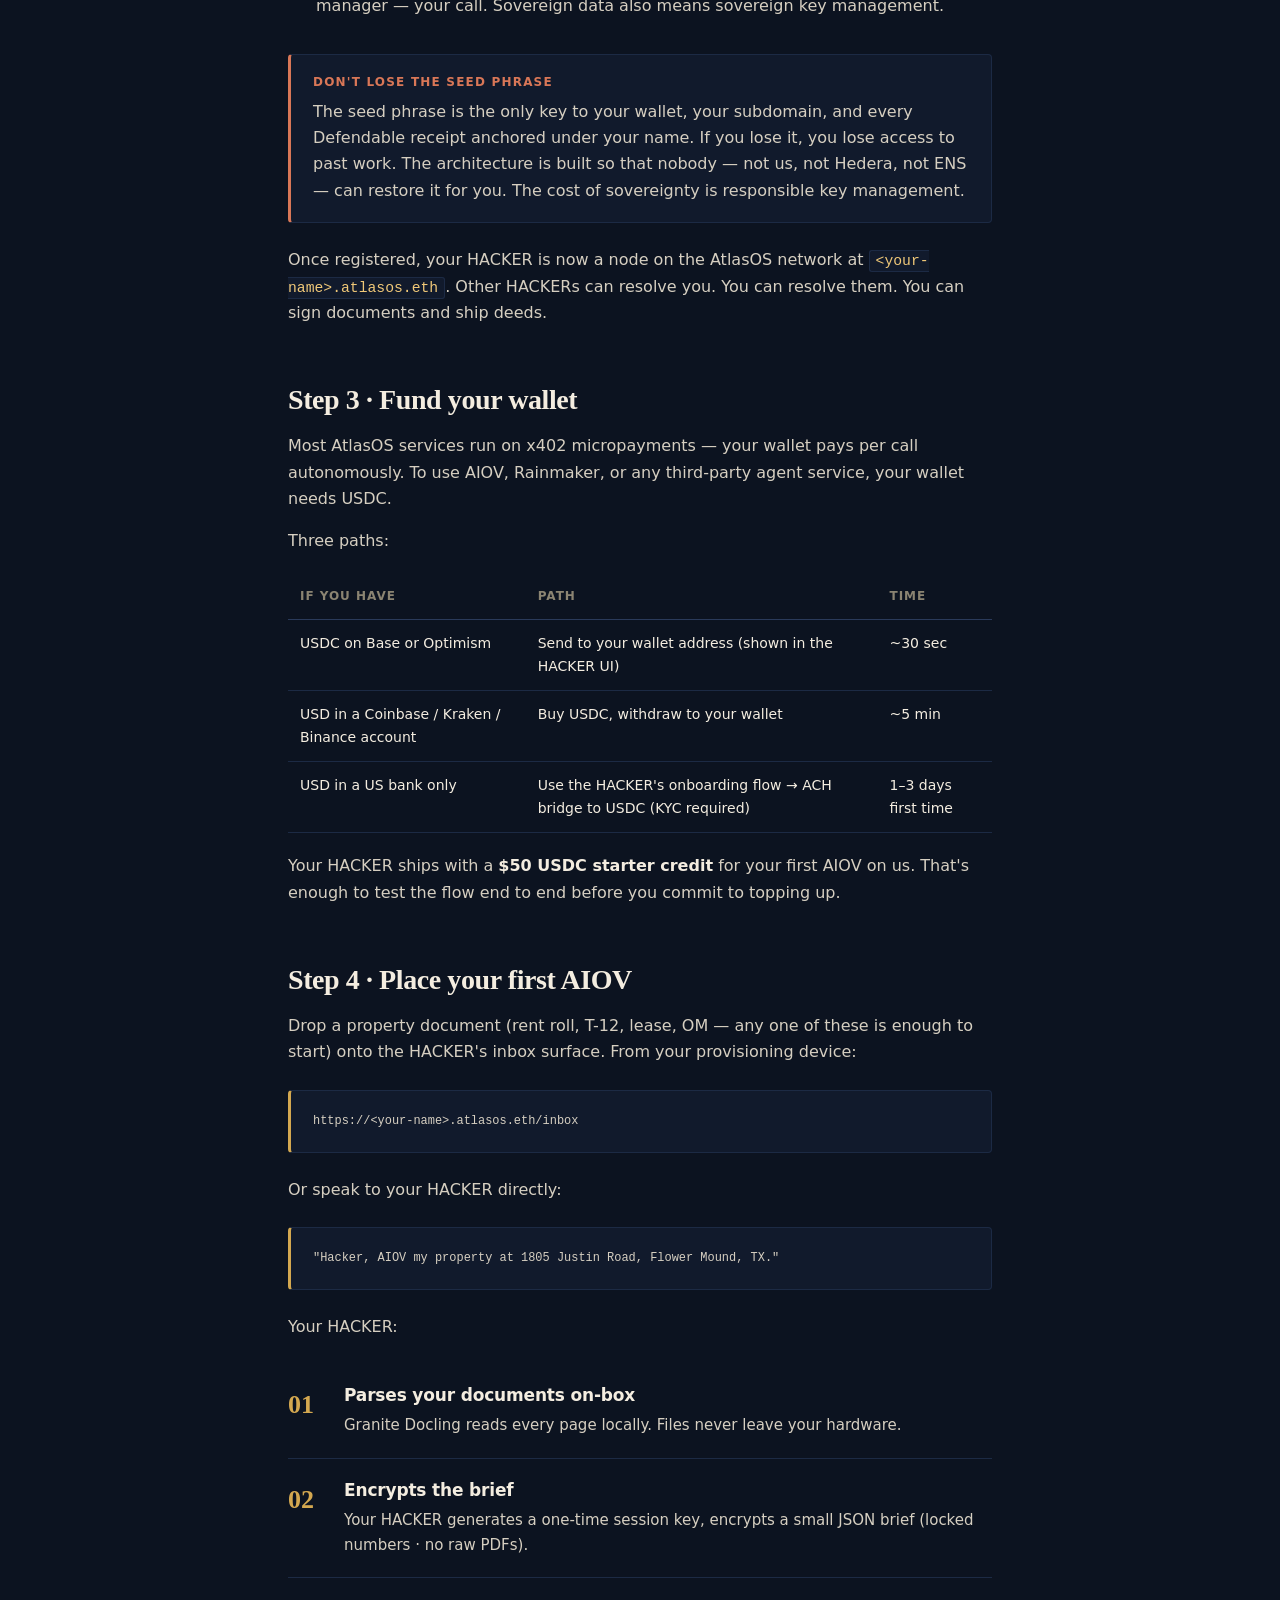
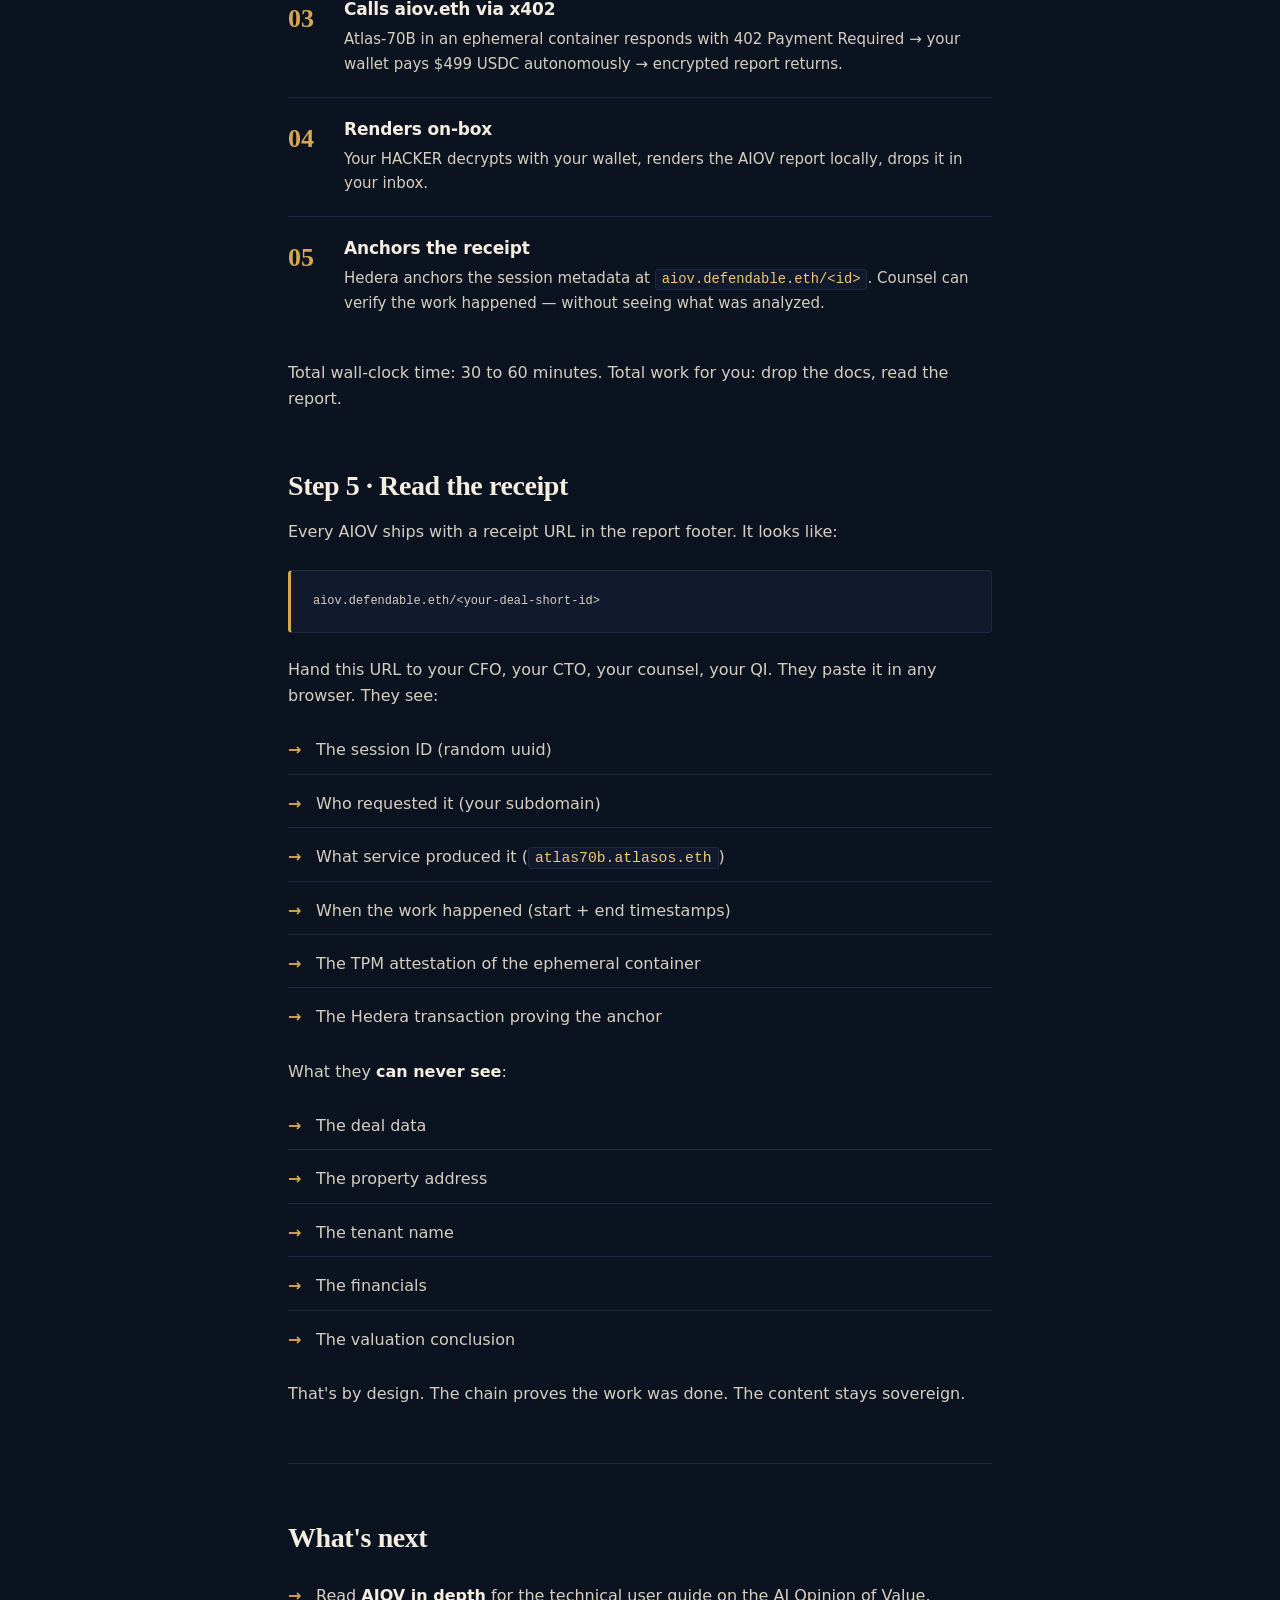
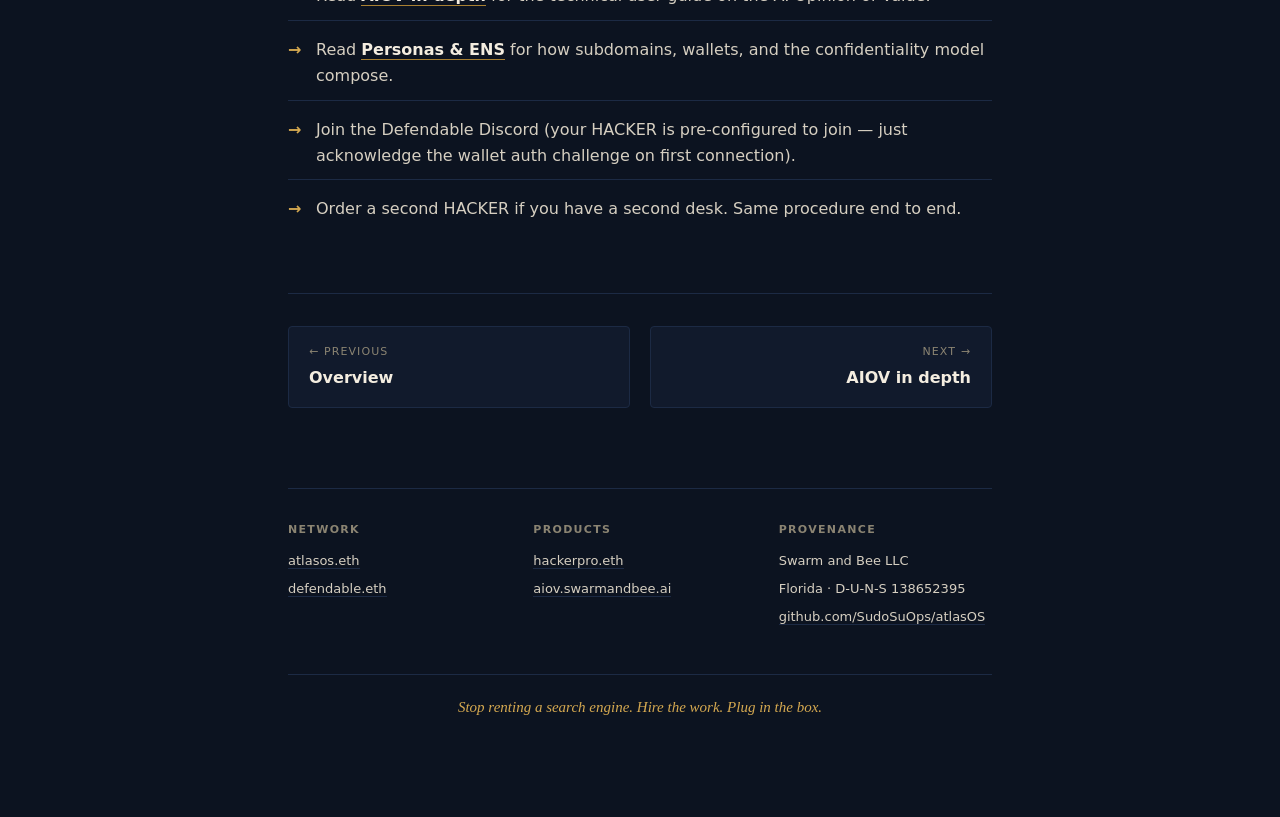
<file: docs/site/getting-started.html>
<!doctype html>
<html lang="en">
<head>
<meta charset="utf-8">
<meta name="viewport" content="width=device-width,initial-scale=1">
<title>Getting started · Atlas OS docs</title>
<meta name="description" content="Power on your HACKER. Register your subdomain. Fund your wallet. Place your first AIOV.">
<link rel="canonical" href="https://docs.swarmandbee.ai/getting-started.html">
<link rel="stylesheet" href="_shared.css">
</head>
<body>

<nav class="top">
  <div class="shell row">
    <a class="brand" href="./"><span class="accent">Atlas</span> OS Docs</a>
    <ul>
      <li><a class="link" href="./">Overview</a></li>
      <li><a class="link active" href="./getting-started.html">Getting started</a></li>
      <li><a class="link" href="./aiov.html">AIOV</a></li>
      <li><a class="link" href="./personas.html">Personas</a></li>
      <li><a class="link" href="https://github.com/SudoSuOps/atlasOS">GitHub</a></li>
    </ul>
  </div>
</nav>

<main>

<span class="eyebrow">Getting started</span>
<h1>Power on. Register. Fund. Order.</h1>
<p class="lead">From cardboard box to your first AIOV in about fifteen minutes. Same flow whether you bought a HACKER ($250), HACKER-PRO ($599), or HACKER-AGX ($2,000).</p>

<div class="callout">
  <strong>Before you begin</strong>
  <p>You'll need: your HACKER, an ethernet cable (preferred · WiFi works as fallback), an HDMI display for first boot, a USB keyboard, and a way to fund a wallet (USDC on Base or Optimism). If you don't have USDC yet, see step 3 — your HACKER ships with a $50 starter balance for the first AIOV on us.</p>
</div>

<h2>Step 1 · Power on</h2>

<p>Plug your HACKER into ethernet, HDMI, USB keyboard, and the included USB-C power supply. The box boots in about 12 seconds and lands on the AtlasOS first-run screen.</p>

<p>The first-run screen shows three things:</p>

<ul class="discipline">
  <li><strong>Box serial.</strong> Memorize it or photograph it · this is the device-level identity bound to your subdomain.</li>
  <li><strong>Network status.</strong> Ethernet primary · WiFi fallback · Hedera mirror node connection · ENS resolver connection.</li>
  <li><strong>Provisioning code.</strong> A 6-word phrase you'll enter on a separate device to complete subdomain registration.</li>
</ul>

<h2>Step 2 · Register your subdomain</h2>

<p>From your laptop or phone (any device with a browser), navigate to:</p>

<pre><code>https://provision.atlasos.eth/&lt;your-provisioning-code&gt;</code></pre>

<p>You'll be asked for:</p>

<ul class="discipline">
  <li><strong>Subdomain choice.</strong> What you want to be called on the network. <code>harvey.atlasos.eth</code> for a brokerage Hack named Harvey · <code>familyofficexyz.atlasos.eth</code> for a family office · <code>kerco.atlasos.eth</code> for a sponsor named Kerco. Subject to availability.</li>
  <li><strong>Wallet generation OR import.</strong> The HACKER can generate a fresh wallet for you (recommended for new users · we never see the seed phrase) or import an existing wallet via seed phrase.</li>
  <li><strong>Backup confirmation.</strong> If you generated a fresh wallet, write down the 12-word seed phrase on the included recovery card. <strong>This is the only copy. We can't restore it.</strong> Store the card in your safe, your safe deposit box, or your password manager — your call. Sovereign data also means sovereign key management.</li>
</ul>

<div class="callout warn">
  <strong>Don't lose the seed phrase</strong>
  <p>The seed phrase is the only key to your wallet, your subdomain, and every Defendable receipt anchored under your name. If you lose it, you lose access to past work. The architecture is built so that nobody — not us, not Hedera, not ENS — can restore it for you. The cost of sovereignty is responsible key management.</p>
</div>

<p>Once registered, your HACKER is now a node on the AtlasOS network at <code>&lt;your-name&gt;.atlasos.eth</code>. Other HACKERs can resolve you. You can resolve them. You can sign documents and ship deeds.</p>

<h2>Step 3 · Fund your wallet</h2>

<p>Most AtlasOS services run on x402 micropayments — your wallet pays per call autonomously. To use AIOV, Rainmaker, or any third-party agent service, your wallet needs USDC.</p>

<p>Three paths:</p>

<table>
  <thead><tr><th>If you have</th><th>Path</th><th>Time</th></tr></thead>
  <tbody>
    <tr><td>USDC on Base or Optimism</td><td>Send to your wallet address (shown in the HACKER UI)</td><td>~30 sec</td></tr>
    <tr><td>USD in a Coinbase / Kraken / Binance account</td><td>Buy USDC, withdraw to your wallet</td><td>~5 min</td></tr>
    <tr><td>USD in a US bank only</td><td>Use the HACKER's onboarding flow → ACH bridge to USDC (KYC required)</td><td>1–3 days first time</td></tr>
  </tbody>
</table>

<p>Your HACKER ships with a <strong>$50 USDC starter credit</strong> for your first AIOV on us. That's enough to test the flow end to end before you commit to topping up.</p>

<h2>Step 4 · Place your first AIOV</h2>

<p>Drop a property document (rent roll, T-12, lease, OM — any one of these is enough to start) onto the HACKER's inbox surface. From your provisioning device:</p>

<pre><code>https://&lt;your-name&gt;.atlasos.eth/inbox</code></pre>

<p>Or speak to your HACKER directly:</p>

<pre><code>"Hacker, AIOV my property at 1805 Justin Road, Flower Mound, TX."</code></pre>

<p>Your HACKER:</p>

<div class="steps">
  <div class="step">
    <h3>Parses your documents on-box</h3>
    <p>Granite Docling reads every page locally. Files never leave your hardware.</p>
  </div>
  <div class="step">
    <h3>Encrypts the brief</h3>
    <p>Your HACKER generates a one-time session key, encrypts a small JSON brief (locked numbers · no raw PDFs).</p>
  </div>
  <div class="step">
    <h3>Calls aiov.eth via x402</h3>
    <p>Atlas-70B in an ephemeral container responds with 402 Payment Required → your wallet pays $499 USDC autonomously → encrypted report returns.</p>
  </div>
  <div class="step">
    <h3>Renders on-box</h3>
    <p>Your HACKER decrypts with your wallet, renders the AIOV report locally, drops it in your inbox.</p>
  </div>
  <div class="step">
    <h3>Anchors the receipt</h3>
    <p>Hedera anchors the session metadata at <code>aiov.defendable.eth/&lt;id&gt;</code>. Counsel can verify the work happened — without seeing what was analyzed.</p>
  </div>
</div>

<p>Total wall-clock time: 30 to 60 minutes. Total work for you: drop the docs, read the report.</p>

<h2>Step 5 · Read the receipt</h2>

<p>Every AIOV ships with a receipt URL in the report footer. It looks like:</p>

<pre><code>aiov.defendable.eth/&lt;your-deal-short-id&gt;</code></pre>

<p>Hand this URL to your CFO, your CTO, your counsel, your QI. They paste it in any browser. They see:</p>

<ul class="discipline">
  <li>The session ID (random uuid)</li>
  <li>Who requested it (your subdomain)</li>
  <li>What service produced it (<code>atlas70b.atlasos.eth</code>)</li>
  <li>When the work happened (start + end timestamps)</li>
  <li>The TPM attestation of the ephemeral container</li>
  <li>The Hedera transaction proving the anchor</li>
</ul>

<p>What they <strong>can never see</strong>:</p>

<ul class="discipline">
  <li>The deal data</li>
  <li>The property address</li>
  <li>The tenant name</li>
  <li>The financials</li>
  <li>The valuation conclusion</li>
</ul>

<p>That's by design. The chain proves the work was done. The content stays sovereign.</p>

<hr class="rule">

<h2>What's next</h2>

<ul class="discipline">
  <li>Read <a href="./aiov.html"><strong>AIOV in depth</strong></a> for the technical user guide on the AI Opinion of Value.</li>
  <li>Read <a href="./personas.html"><strong>Personas &amp; ENS</strong></a> for how subdomains, wallets, and the confidentiality model compose.</li>
  <li>Join the Defendable Discord (your HACKER is pre-configured to join — just acknowledge the wallet auth challenge on first connection).</li>
  <li>Order a second HACKER if you have a second desk. Same procedure end to end.</li>
</ul>

<div class="pager">
  <a class="prev" href="./">
    <small>← Previous</small>
    <strong>Overview</strong>
  </a>
  <a class="next" href="./aiov.html">
    <small>Next →</small>
    <strong>AIOV in depth</strong>
  </a>
</div>

<footer>
  <div class="grid">
    <div>
      <h4>Network</h4>
      <ul>
        <li><a href="https://atlasos.eth.link">atlasos.eth</a></li>
        <li><a href="https://defendable.eth.link">defendable.eth</a></li>
      </ul>
    </div>
    <div>
      <h4>Products</h4>
      <ul>
        <li><a href="https://hackerpro.eth.link">hackerpro.eth</a></li>
        <li><a href="https://aiov.swarmandbee.ai">aiov.swarmandbee.ai</a></li>
      </ul>
    </div>
    <div>
      <h4>Provenance</h4>
      <ul>
        <li>Swarm and Bee LLC</li>
        <li>Florida · D-U-N-S 138652395</li>
        <li><a href="https://github.com/SudoSuOps/atlasOS">github.com/SudoSuOps/atlasOS</a></li>
      </ul>
    </div>
  </div>
  <p class="closing">Stop renting a search engine. Hire the work. Plug in the box.</p>
</footer>

</main>
</body>
</html>
</file>
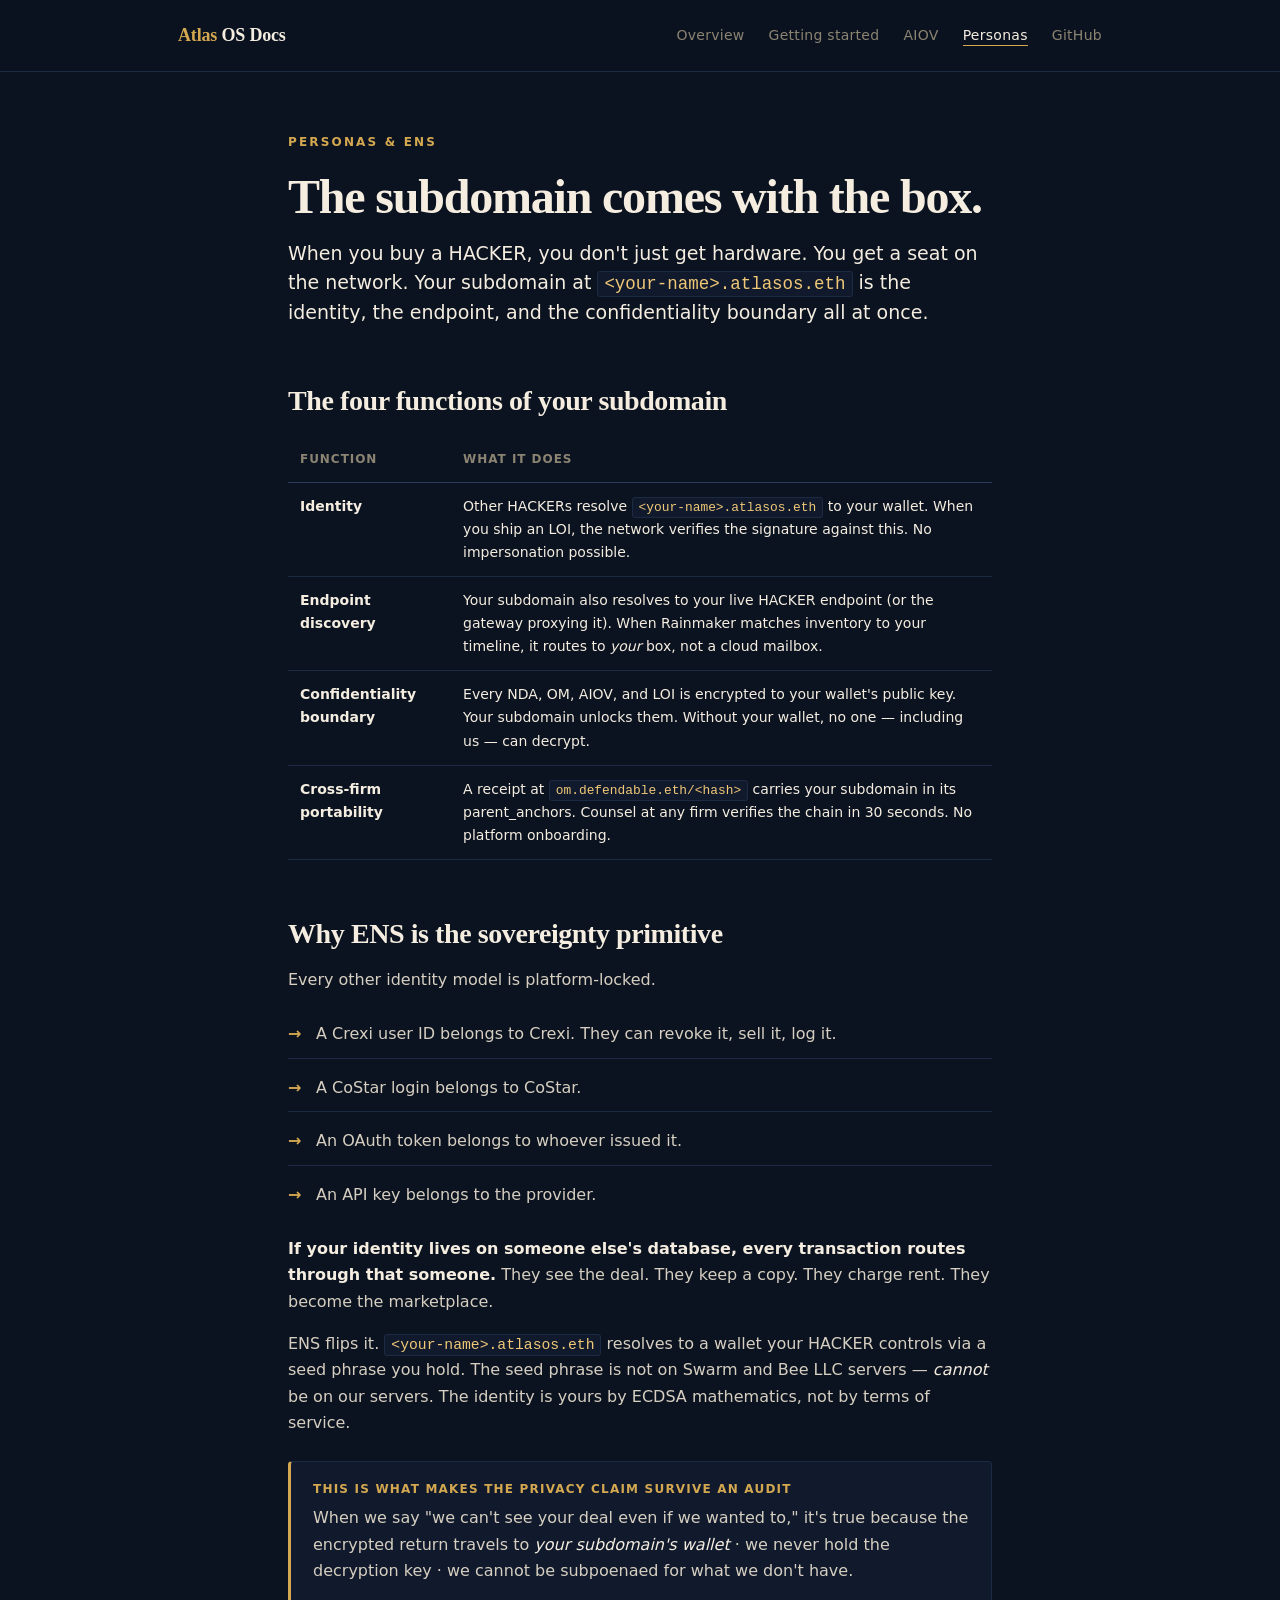
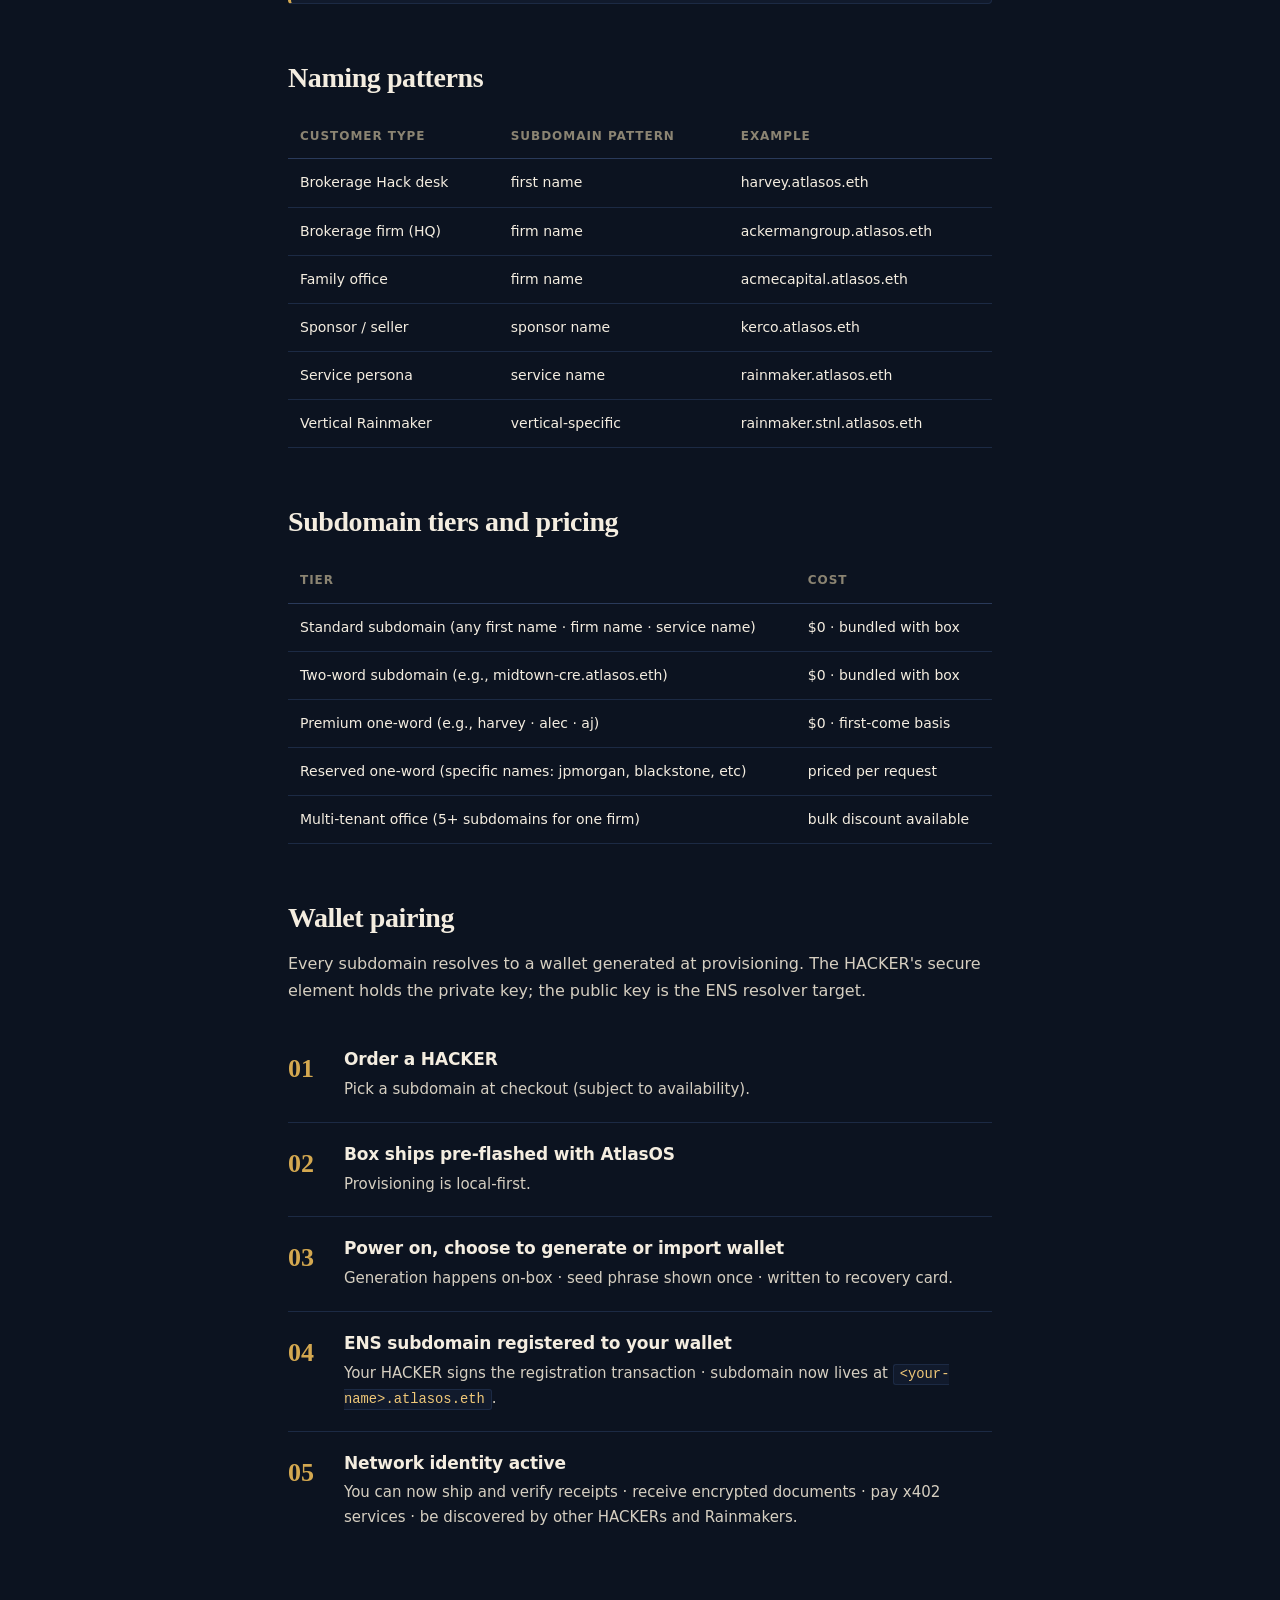
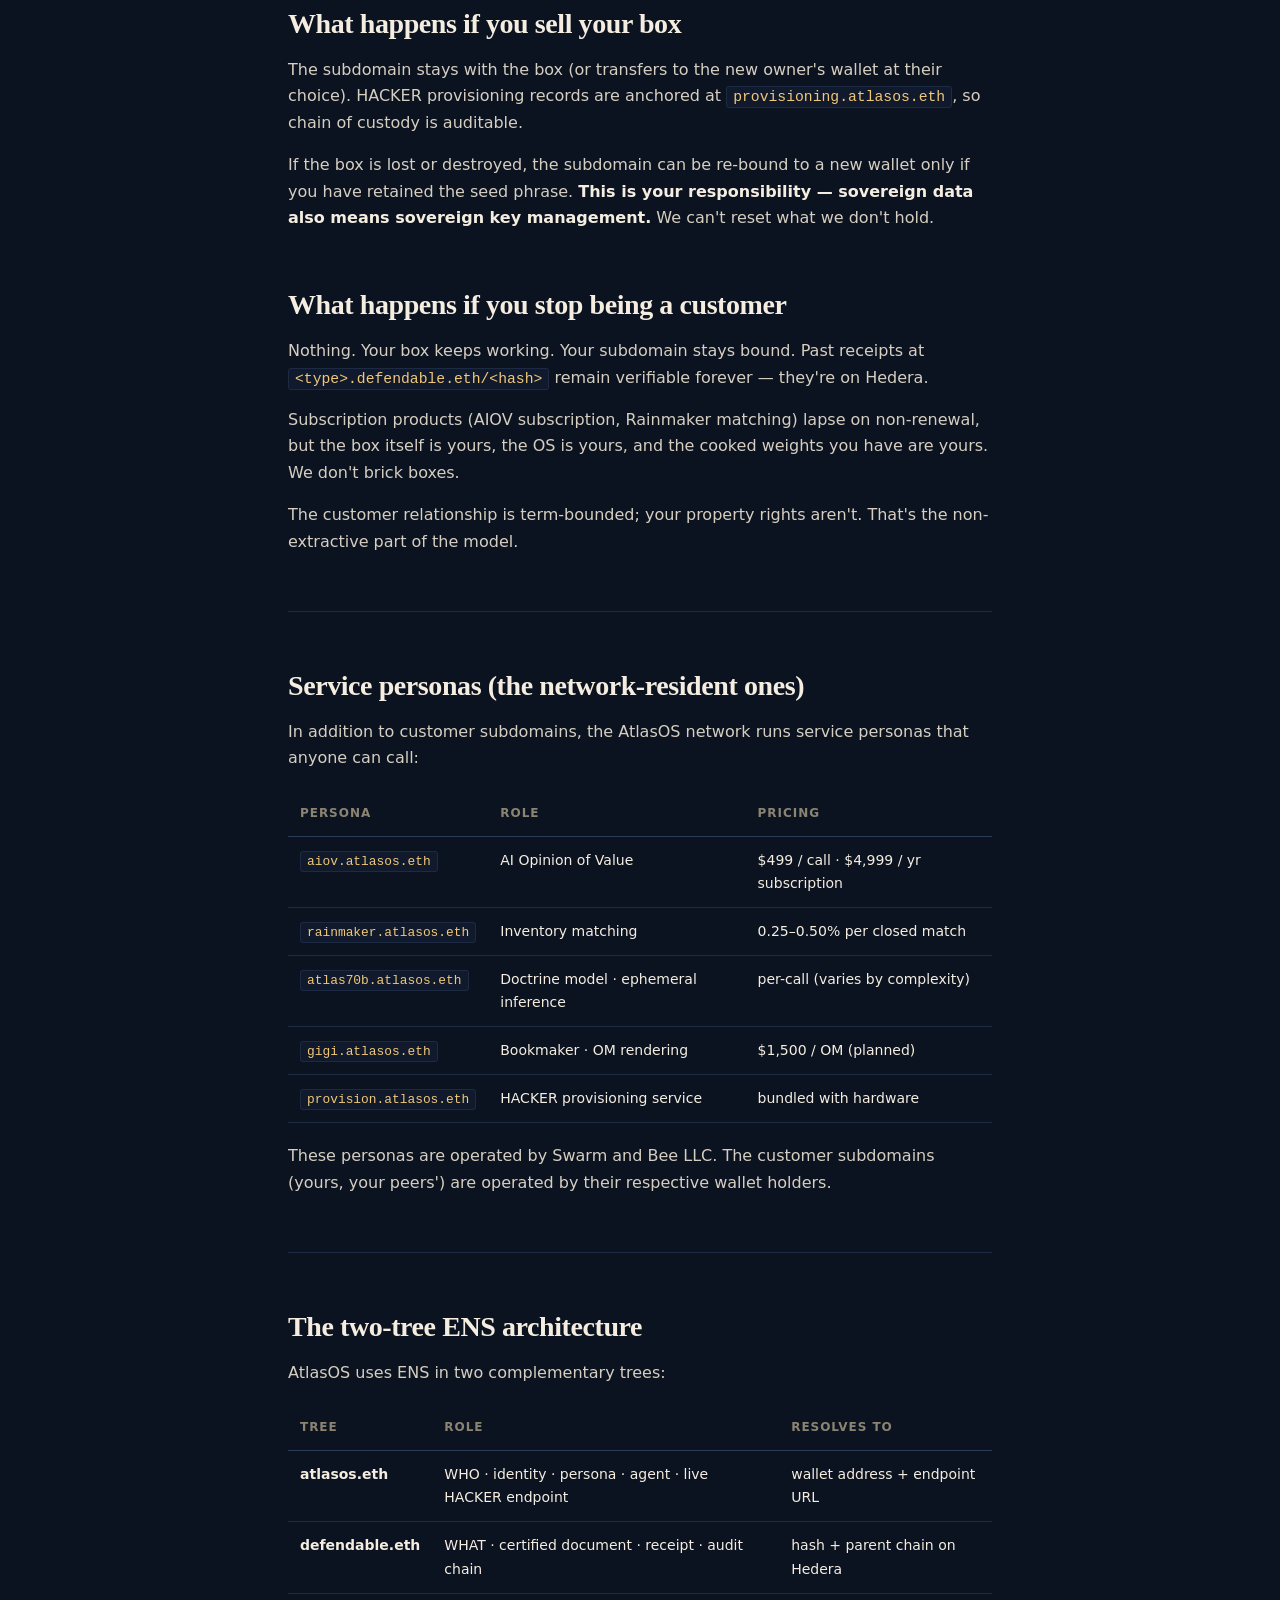
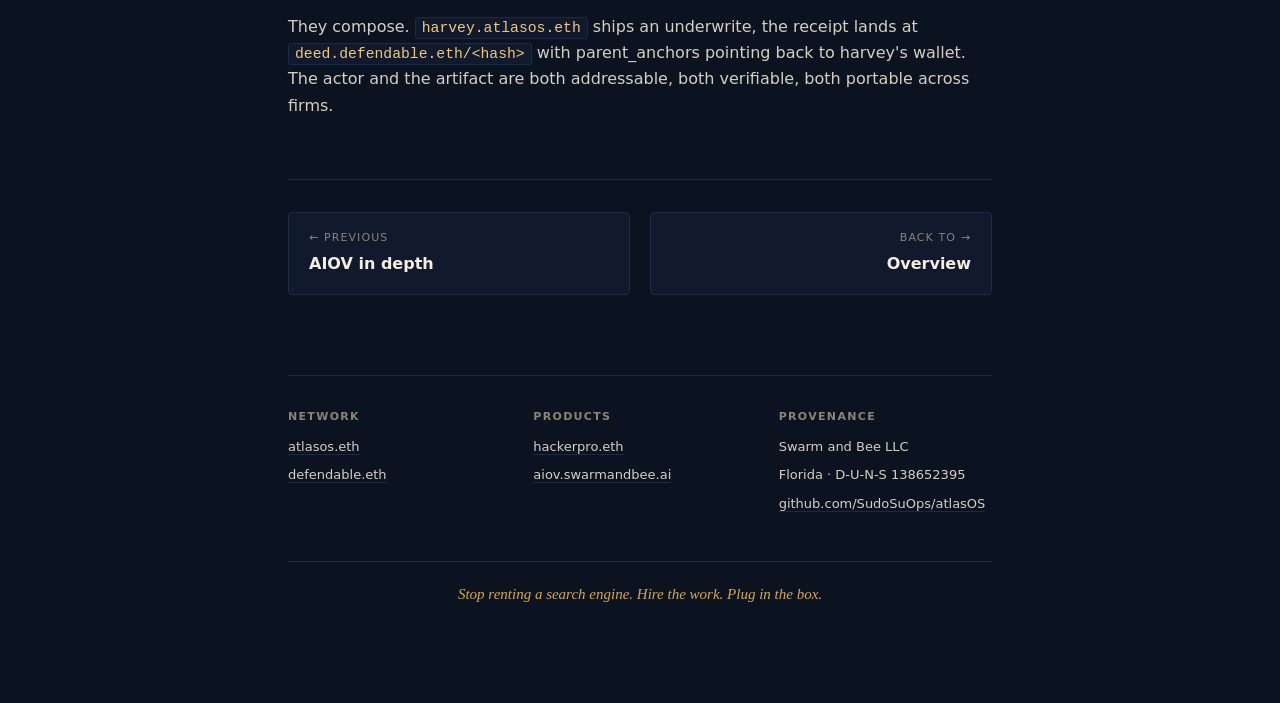
<file: docs/site/personas.html>
<!doctype html>
<html lang="en">
<head>
<meta charset="utf-8">
<meta name="viewport" content="width=device-width,initial-scale=1">
<title>Personas &amp; ENS · Atlas OS docs</title>
<meta name="description" content="How AtlasOS subdomains, wallets, and confidentiality compose. ENS as the sovereignty primitive.">
<link rel="canonical" href="https://docs.swarmandbee.ai/personas.html">
<link rel="stylesheet" href="_shared.css">
</head>
<body>

<nav class="top">
  <div class="shell row">
    <a class="brand" href="./"><span class="accent">Atlas</span> OS Docs</a>
    <ul>
      <li><a class="link" href="./">Overview</a></li>
      <li><a class="link" href="./getting-started.html">Getting started</a></li>
      <li><a class="link" href="./aiov.html">AIOV</a></li>
      <li><a class="link active" href="./personas.html">Personas</a></li>
      <li><a class="link" href="https://github.com/SudoSuOps/atlasOS">GitHub</a></li>
    </ul>
  </div>
</nav>

<main>

<span class="eyebrow">Personas &amp; ENS</span>
<h1>The subdomain comes with the box.</h1>
<p class="lead">When you buy a HACKER, you don't just get hardware. You get a seat on the network. Your subdomain at <code>&lt;your-name&gt;.atlasos.eth</code> is the identity, the endpoint, and the confidentiality boundary all at once.</p>

<h2>The four functions of your subdomain</h2>

<table>
  <thead><tr><th>Function</th><th>What it does</th></tr></thead>
  <tbody>
    <tr>
      <td><strong>Identity</strong></td>
      <td>Other HACKERs resolve <code>&lt;your-name&gt;.atlasos.eth</code> to your wallet. When you ship an LOI, the network verifies the signature against this. No impersonation possible.</td>
    </tr>
    <tr>
      <td><strong>Endpoint discovery</strong></td>
      <td>Your subdomain also resolves to your live HACKER endpoint (or the gateway proxying it). When Rainmaker matches inventory to your timeline, it routes to <em>your</em> box, not a cloud mailbox.</td>
    </tr>
    <tr>
      <td><strong>Confidentiality boundary</strong></td>
      <td>Every NDA, OM, AIOV, and LOI is encrypted to your wallet's public key. Your subdomain unlocks them. Without your wallet, no one — including us — can decrypt.</td>
    </tr>
    <tr>
      <td><strong>Cross-firm portability</strong></td>
      <td>A receipt at <code>om.defendable.eth/&lt;hash&gt;</code> carries your subdomain in its parent_anchors. Counsel at any firm verifies the chain in 30 seconds. No platform onboarding.</td>
    </tr>
  </tbody>
</table>

<h2>Why ENS is the sovereignty primitive</h2>

<p>Every other identity model is platform-locked.</p>

<ul class="discipline">
  <li>A Crexi user ID belongs to Crexi. They can revoke it, sell it, log it.</li>
  <li>A CoStar login belongs to CoStar.</li>
  <li>An OAuth token belongs to whoever issued it.</li>
  <li>An API key belongs to the provider.</li>
</ul>

<p><strong>If your identity lives on someone else's database, every transaction routes through that someone.</strong> They see the deal. They keep a copy. They charge rent. They become the marketplace.</p>

<p>ENS flips it. <code>&lt;your-name&gt;.atlasos.eth</code> resolves to a wallet your HACKER controls via a seed phrase you hold. The seed phrase is not on Swarm and Bee LLC servers — <em>cannot</em> be on our servers. The identity is yours by ECDSA mathematics, not by terms of service.</p>

<div class="callout">
  <strong>This is what makes the privacy claim survive an audit</strong>
  <p>When we say "we can't see your deal even if we wanted to," it's true because the encrypted return travels to <em>your subdomain's wallet</em> · we never hold the decryption key · we cannot be subpoenaed for what we don't have.</p>
</div>

<h2>Naming patterns</h2>

<table>
  <thead><tr><th>Customer type</th><th>Subdomain pattern</th><th>Example</th></tr></thead>
  <tbody>
    <tr><td>Brokerage Hack desk</td><td>first name</td><td>harvey.atlasos.eth</td></tr>
    <tr><td>Brokerage firm (HQ)</td><td>firm name</td><td>ackermangroup.atlasos.eth</td></tr>
    <tr><td>Family office</td><td>firm name</td><td>acmecapital.atlasos.eth</td></tr>
    <tr><td>Sponsor / seller</td><td>sponsor name</td><td>kerco.atlasos.eth</td></tr>
    <tr><td>Service persona</td><td>service name</td><td>rainmaker.atlasos.eth</td></tr>
    <tr><td>Vertical Rainmaker</td><td>vertical-specific</td><td>rainmaker.stnl.atlasos.eth</td></tr>
  </tbody>
</table>

<h2>Subdomain tiers and pricing</h2>

<table>
  <thead><tr><th>Tier</th><th>Cost</th></tr></thead>
  <tbody>
    <tr><td>Standard subdomain (any first name · firm name · service name)</td><td>$0 · bundled with box</td></tr>
    <tr><td>Two-word subdomain (e.g., midtown-cre.atlasos.eth)</td><td>$0 · bundled with box</td></tr>
    <tr><td>Premium one-word (e.g., harvey · alec · aj)</td><td>$0 · first-come basis</td></tr>
    <tr><td>Reserved one-word (specific names: jpmorgan, blackstone, etc)</td><td>priced per request</td></tr>
    <tr><td>Multi-tenant office (5+ subdomains for one firm)</td><td>bulk discount available</td></tr>
  </tbody>
</table>

<h2>Wallet pairing</h2>

<p>Every subdomain resolves to a wallet generated at provisioning. The HACKER's secure element holds the private key; the public key is the ENS resolver target.</p>

<div class="steps">
  <div class="step">
    <h3>Order a HACKER</h3>
    <p>Pick a subdomain at checkout (subject to availability).</p>
  </div>
  <div class="step">
    <h3>Box ships pre-flashed with AtlasOS</h3>
    <p>Provisioning is local-first.</p>
  </div>
  <div class="step">
    <h3>Power on, choose to generate or import wallet</h3>
    <p>Generation happens on-box · seed phrase shown once · written to recovery card.</p>
  </div>
  <div class="step">
    <h3>ENS subdomain registered to your wallet</h3>
    <p>Your HACKER signs the registration transaction · subdomain now lives at <code>&lt;your-name&gt;.atlasos.eth</code>.</p>
  </div>
  <div class="step">
    <h3>Network identity active</h3>
    <p>You can now ship and verify receipts · receive encrypted documents · pay x402 services · be discovered by other HACKERs and Rainmakers.</p>
  </div>
</div>

<h2>What happens if you sell your box</h2>

<p>The subdomain stays with the box (or transfers to the new owner's wallet at their choice). HACKER provisioning records are anchored at <code>provisioning.atlasos.eth</code>, so chain of custody is auditable.</p>

<p>If the box is lost or destroyed, the subdomain can be re-bound to a new wallet only if you have retained the seed phrase. <strong>This is your responsibility — sovereign data also means sovereign key management.</strong> We can't reset what we don't hold.</p>

<h2>What happens if you stop being a customer</h2>

<p>Nothing. Your box keeps working. Your subdomain stays bound. Past receipts at <code>&lt;type&gt;.defendable.eth/&lt;hash&gt;</code> remain verifiable forever — they're on Hedera.</p>

<p>Subscription products (AIOV subscription, Rainmaker matching) lapse on non-renewal, but the box itself is yours, the OS is yours, and the cooked weights you have are yours. We don't brick boxes.</p>

<p>The customer relationship is term-bounded; your property rights aren't. That's the non-extractive part of the model.</p>

<hr class="rule">

<h2>Service personas (the network-resident ones)</h2>

<p>In addition to customer subdomains, the AtlasOS network runs service personas that anyone can call:</p>

<table>
  <thead><tr><th>Persona</th><th>Role</th><th>Pricing</th></tr></thead>
  <tbody>
    <tr><td><code>aiov.atlasos.eth</code></td><td>AI Opinion of Value</td><td>$499 / call · $4,999 / yr subscription</td></tr>
    <tr><td><code>rainmaker.atlasos.eth</code></td><td>Inventory matching</td><td>0.25–0.50% per closed match</td></tr>
    <tr><td><code>atlas70b.atlasos.eth</code></td><td>Doctrine model · ephemeral inference</td><td>per-call (varies by complexity)</td></tr>
    <tr><td><code>gigi.atlasos.eth</code></td><td>Bookmaker · OM rendering</td><td>$1,500 / OM (planned)</td></tr>
    <tr><td><code>provision.atlasos.eth</code></td><td>HACKER provisioning service</td><td>bundled with hardware</td></tr>
  </tbody>
</table>

<p>These personas are operated by Swarm and Bee LLC. The customer subdomains (yours, your peers') are operated by their respective wallet holders.</p>

<hr class="rule">

<h2>The two-tree ENS architecture</h2>

<p>AtlasOS uses ENS in two complementary trees:</p>

<table>
  <thead><tr><th>Tree</th><th>Role</th><th>Resolves to</th></tr></thead>
  <tbody>
    <tr><td><strong>atlasos.eth</strong></td><td>WHO · identity · persona · agent · live HACKER endpoint</td><td>wallet address + endpoint URL</td></tr>
    <tr><td><strong>defendable.eth</strong></td><td>WHAT · certified document · receipt · audit chain</td><td>hash + parent chain on Hedera</td></tr>
  </tbody>
</table>

<p>They compose. <code>harvey.atlasos.eth</code> ships an underwrite, the receipt lands at <code>deed.defendable.eth/&lt;hash&gt;</code> with parent_anchors pointing back to harvey's wallet. The actor and the artifact are both addressable, both verifiable, both portable across firms.</p>

<div class="pager">
  <a class="prev" href="./aiov.html">
    <small>← Previous</small>
    <strong>AIOV in depth</strong>
  </a>
  <a class="next" href="./">
    <small>Back to →</small>
    <strong>Overview</strong>
  </a>
</div>

<footer>
  <div class="grid">
    <div>
      <h4>Network</h4>
      <ul>
        <li><a href="https://atlasos.eth.link">atlasos.eth</a></li>
        <li><a href="https://defendable.eth.link">defendable.eth</a></li>
      </ul>
    </div>
    <div>
      <h4>Products</h4>
      <ul>
        <li><a href="https://hackerpro.eth.link">hackerpro.eth</a></li>
        <li><a href="https://aiov.swarmandbee.ai">aiov.swarmandbee.ai</a></li>
      </ul>
    </div>
    <div>
      <h4>Provenance</h4>
      <ul>
        <li>Swarm and Bee LLC</li>
        <li>Florida · D-U-N-S 138652395</li>
        <li><a href="https://github.com/SudoSuOps/atlasOS">github.com/SudoSuOps/atlasOS</a></li>
      </ul>
    </div>
  </div>
  <p class="closing">Stop renting a search engine. Hire the work. Plug in the box.</p>
</footer>

</main>
</body>
</html>
</file>
<file: docs/site/_shared.css>
/* ============================================================
   Atlas OS · docs.swarmandbee.ai · shared styles
   IPFS-pure: no @import, no remote fonts, no external assets.
   Inlined into <link rel="stylesheet"> on every page.
   ============================================================ */

:root {
  --bg:        #0c1320;
  --bg-2:      #111a2c;
  --bg-3:      #16213a;
  --rule:      #1c2a44;
  --rule-2:    #2a3a5a;
  --ink:       #f4ede0;
  --ink-2:     #d6cfc1;
  --ink-mute:  #8b8472;
  --ink-dim:   #5a5448;
  --accent:    #d4a850;
  --accent-2:  #a98032;
  --accent-3:  #f0c878;
  --teal:      #6ab1ad;
  --warn:      #d97757;
}

*,*::before,*::after { box-sizing: border-box; }
html { background: var(--bg); }
body {
  margin: 0;
  background: var(--bg);
  color: var(--ink);
  font: 16px/1.65 -apple-system,BlinkMacSystemFont,"Segoe UI",Roboto,system-ui,sans-serif;
  -webkit-font-smoothing: antialiased;
  -moz-osx-font-smoothing: grayscale;
  text-rendering: optimizeLegibility;
}

/* ---- Layout shell ---- */
.shell {
  max-width: 980px;
  margin: 0 auto;
  padding: 0 28px;
}

/* ---- Top nav ---- */
nav.top {
  border-bottom: 1px solid var(--rule);
  background: var(--bg);
  padding: 18px 0;
  position: sticky;
  top: 0;
  z-index: 10;
  backdrop-filter: blur(8px);
  background: rgba(12, 19, 32, 0.92);
}
nav.top .row {
  display: flex;
  align-items: center;
  justify-content: space-between;
  gap: 20px;
  flex-wrap: wrap;
}
nav.top .brand {
  font-family: "Iowan Old Style","Palatino Linotype",Palatino,Georgia,serif;
  font-size: 18px;
  letter-spacing: -0.01em;
  color: var(--ink);
  text-decoration: none;
  border: 0;
  font-weight: 600;
}
nav.top .brand .accent { color: var(--accent); }
nav.top ul {
  list-style: none;
  margin: 0;
  padding: 0;
  display: flex;
  gap: 24px;
  font-size: 14px;
}
nav.top a.link {
  color: var(--ink-mute);
  text-decoration: none;
  border: 0;
  letter-spacing: 0.02em;
  transition: color 0.15s;
}
nav.top a.link:hover { color: var(--accent); }
nav.top a.link.active { color: var(--ink); border-bottom: 1px solid var(--accent); padding-bottom: 2px; }

/* ---- Main content ---- */
main {
  padding: 56px 28px 80px;
  max-width: 760px;
  margin: 0 auto;
}

/* ---- Typography ---- */
h1, h2, h3, h4 {
  font-family: "Iowan Old Style","Palatino Linotype",Palatino,Georgia,serif;
  color: var(--ink);
  letter-spacing: -0.01em;
  font-weight: 600;
}
h1 { font-size: 48px; line-height: 1.08; margin: 0 0 12px; letter-spacing: -0.025em; }
h2 { font-size: 28px; line-height: 1.25; margin: 56px 0 16px; letter-spacing: -0.015em; }
h3 { font-size: 20px; line-height: 1.35; margin: 36px 0 10px; }
h4 {
  font-size: 12px;
  font-family: -apple-system,system-ui,sans-serif;
  font-weight: 600;
  text-transform: uppercase;
  letter-spacing: 0.12em;
  color: var(--accent);
  margin: 0 0 16px;
}
p { margin: 0 0 16px; color: var(--ink-2); }
strong { color: var(--ink); font-weight: 600; }
em { color: var(--ink); font-style: italic; }
a {
  color: var(--accent);
  text-decoration: none;
  border-bottom: 1px solid var(--accent-2);
  transition: color 0.15s, border-color 0.15s;
}
a:hover { color: var(--accent-3); border-bottom-color: var(--accent-3); }

/* ---- Lead paragraph ---- */
p.lead {
  font-size: 19px;
  line-height: 1.55;
  color: var(--ink);
  margin: 16px 0 28px;
}

/* ---- Code & pre ---- */
code {
  font: 0.92em ui-monospace,SFMono-Regular,Menlo,Monaco,Consolas,monospace;
  background: var(--bg-2);
  padding: 2px 6px;
  border-radius: 3px;
  color: var(--accent-3);
  border: 1px solid var(--rule);
}
pre {
  background: var(--bg-2);
  border: 1px solid var(--rule);
  border-left: 3px solid var(--accent);
  padding: 20px 22px;
  border-radius: 4px;
  overflow-x: auto;
  font: 13px/1.6 ui-monospace,SFMono-Regular,Menlo,Monaco,Consolas,monospace;
  color: var(--ink-2);
  margin: 24px 0;
}
pre code {
  background: transparent;
  padding: 0;
  border: 0;
  color: inherit;
}

/* ---- Lists ---- */
ul, ol { padding-left: 24px; color: var(--ink-2); }
ul li, ol li { margin: 6px 0; }

ul.discipline { list-style: none; padding: 0; margin: 18px 0; }
ul.discipline li {
  padding: 10px 0 10px 28px;
  position: relative;
  border-bottom: 1px solid var(--rule);
}
ul.discipline li:last-child { border-bottom: 0; }
ul.discipline li::before {
  content: "→";
  position: absolute;
  left: 0;
  color: var(--accent);
  font-weight: 600;
}

/* ---- Tables ---- */
table {
  width: 100%;
  border-collapse: collapse;
  margin: 20px 0;
  font-size: 14px;
}
th, td {
  text-align: left;
  padding: 12px 12px;
  border-bottom: 1px solid var(--rule);
  vertical-align: top;
}
th {
  font-family: -apple-system,system-ui,sans-serif;
  font-size: 12px;
  font-weight: 600;
  text-transform: uppercase;
  letter-spacing: 0.08em;
  color: var(--ink-mute);
  border-bottom: 1px solid var(--rule-2);
}

/* ---- Callouts ---- */
.callout {
  background: var(--bg-2);
  border: 1px solid var(--rule);
  border-left: 3px solid var(--accent);
  padding: 18px 22px;
  border-radius: 4px;
  margin: 24px 0;
}
.callout.note   { border-left-color: var(--teal); }
.callout.warn   { border-left-color: var(--warn); }
.callout p:last-child { margin-bottom: 0; }
.callout strong { display: block; margin-bottom: 6px; font-size: 12px; text-transform: uppercase; letter-spacing: 0.1em; color: var(--accent); }
.callout.note strong { color: var(--teal); }
.callout.warn strong { color: var(--warn); }

/* ---- Step blocks ---- */
.steps { counter-reset: step; margin: 24px 0; }
.step {
  counter-increment: step;
  padding: 20px 0 20px 56px;
  position: relative;
  border-bottom: 1px solid var(--rule);
}
.step:last-child { border-bottom: 0; }
.step::before {
  content: counter(step, decimal-leading-zero);
  position: absolute;
  left: 0;
  top: 20px;
  font-family: "Iowan Old Style",Georgia,serif;
  font-size: 26px;
  color: var(--accent);
  font-weight: 600;
}
.step h3 { margin: 0 0 6px; font-size: 17px; font-family: -apple-system,system-ui,sans-serif; }
.step p { margin: 0; font-size: 15px; color: var(--ink-2); }

/* ---- Section dividers ---- */
hr.rule { border: 0; border-top: 1px solid var(--rule); margin: 56px 0; }

/* ---- Eyebrow / kicker ---- */
.eyebrow {
  display: inline-block;
  font-size: 12px;
  letter-spacing: 0.18em;
  text-transform: uppercase;
  color: var(--accent);
  margin-bottom: 18px;
  font-weight: 600;
}

/* ---- Page-prev/next ---- */
.pager {
  margin-top: 60px;
  padding-top: 32px;
  border-top: 1px solid var(--rule);
  display: flex;
  justify-content: space-between;
  gap: 20px;
  flex-wrap: wrap;
}
.pager a {
  display: block;
  padding: 16px 20px;
  background: var(--bg-2);
  border: 1px solid var(--rule);
  border-radius: 4px;
  text-decoration: none;
  border-bottom: 1px solid var(--rule);
  flex: 1;
  min-width: 220px;
}
.pager a:hover { border-color: var(--accent); }
.pager a small {
  display: block;
  color: var(--ink-mute);
  font-size: 11px;
  letter-spacing: 0.1em;
  text-transform: uppercase;
  margin-bottom: 4px;
}
.pager a strong { color: var(--ink); font-weight: 600; }
.pager a.next { text-align: right; }

/* ---- Footer ---- */
footer {
  margin-top: 80px;
  padding-top: 32px;
  border-top: 1px solid var(--rule);
  color: var(--ink-mute);
  font-size: 13px;
  line-height: 1.7;
}
footer .grid {
  display: grid;
  grid-template-columns: 1fr 1fr 1fr;
  gap: 32px;
  margin-bottom: 24px;
}
footer h4 { color: var(--ink-mute); font-size: 11px; margin-bottom: 10px; }
footer ul { list-style: none; padding: 0; margin: 0; }
footer ul li { margin: 6px 0; }
footer a { color: var(--ink-2); border-bottom-color: var(--rule); font-size: 13px; }
footer .closing {
  text-align: center;
  margin-top: 40px;
  padding-top: 20px;
  border-top: 1px solid var(--rule);
  font-family: "Iowan Old Style",Georgia,serif;
  font-style: italic;
  font-size: 15px;
  color: var(--accent);
}

/* ---- Responsive ---- */
@media (max-width: 720px) {
  h1 { font-size: 36px; }
  h2 { font-size: 24px; }
  nav.top ul { gap: 14px; font-size: 13px; }
  footer .grid { grid-template-columns: 1fr; gap: 18px; }
  .pager { flex-direction: column; }
  .pager a.next { text-align: left; }
}

/* ---- Selection ---- */
::selection { background: var(--accent); color: var(--bg); }
</file>
